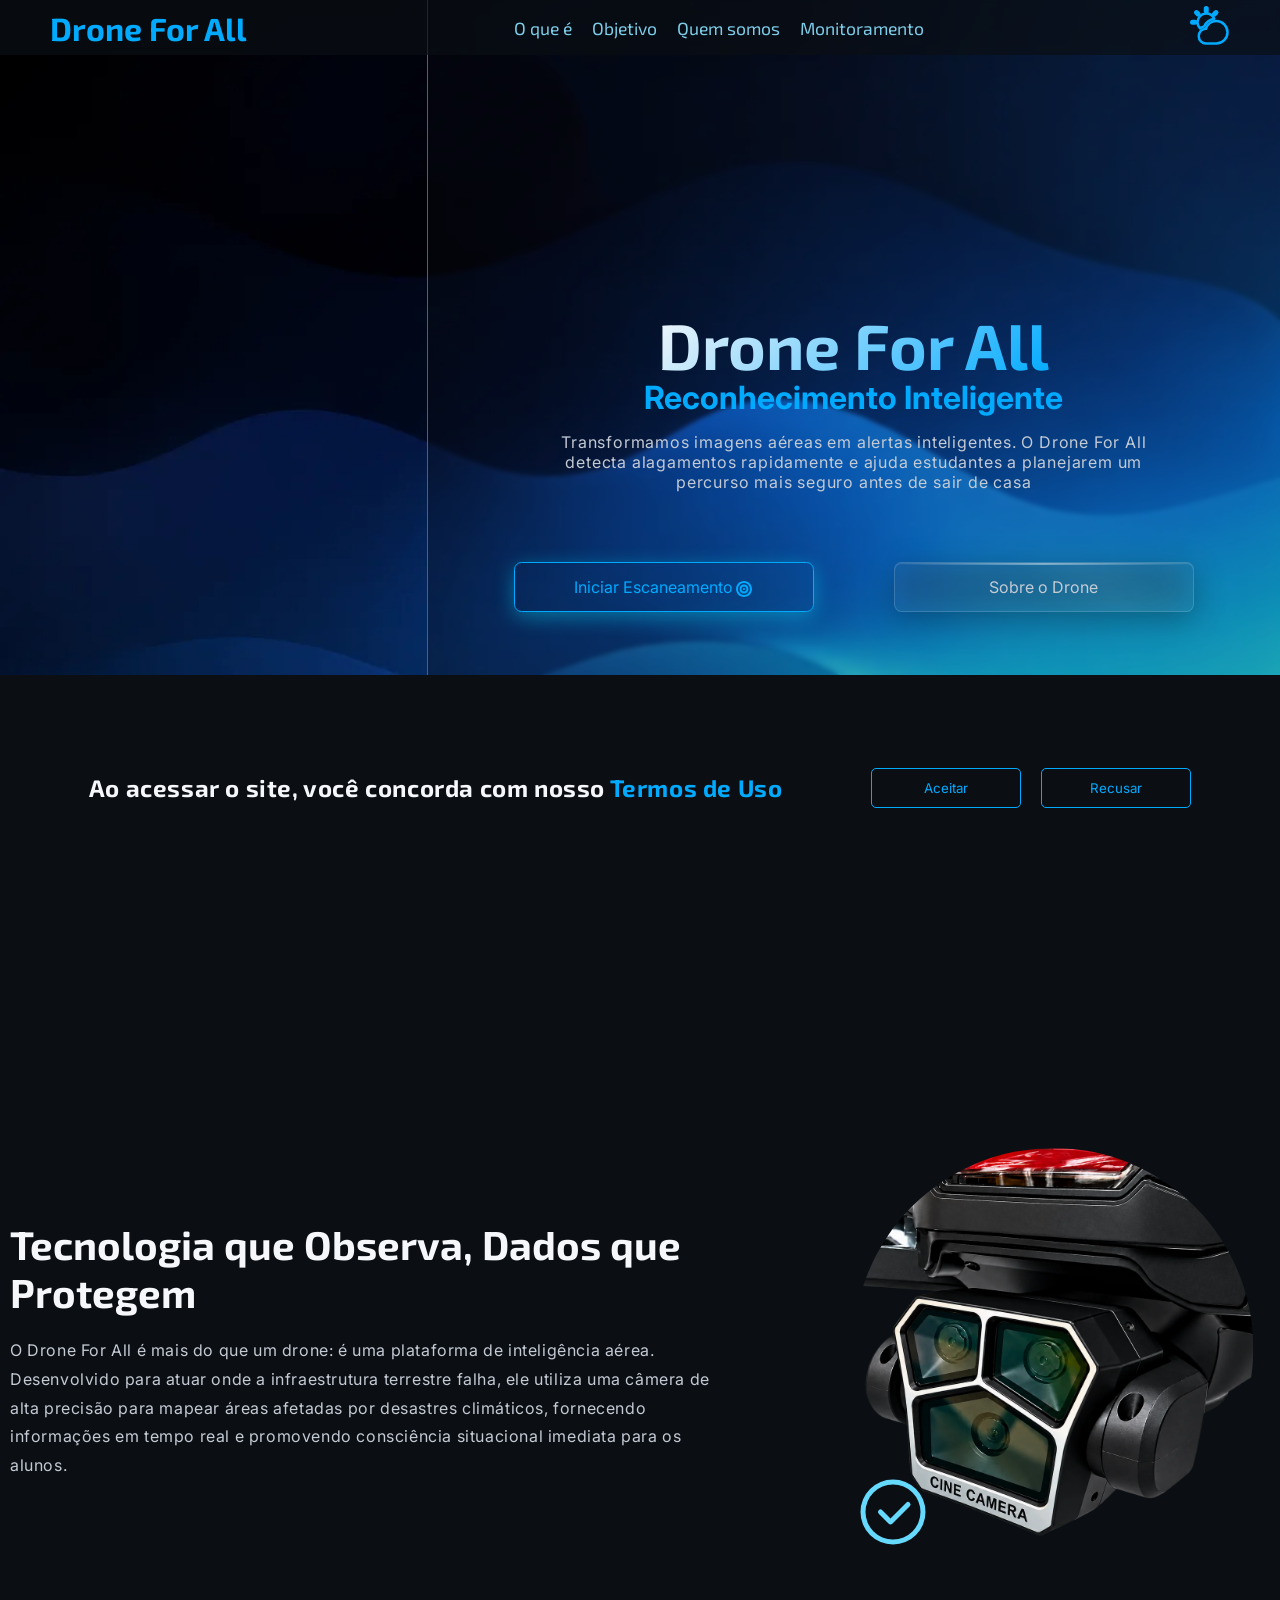
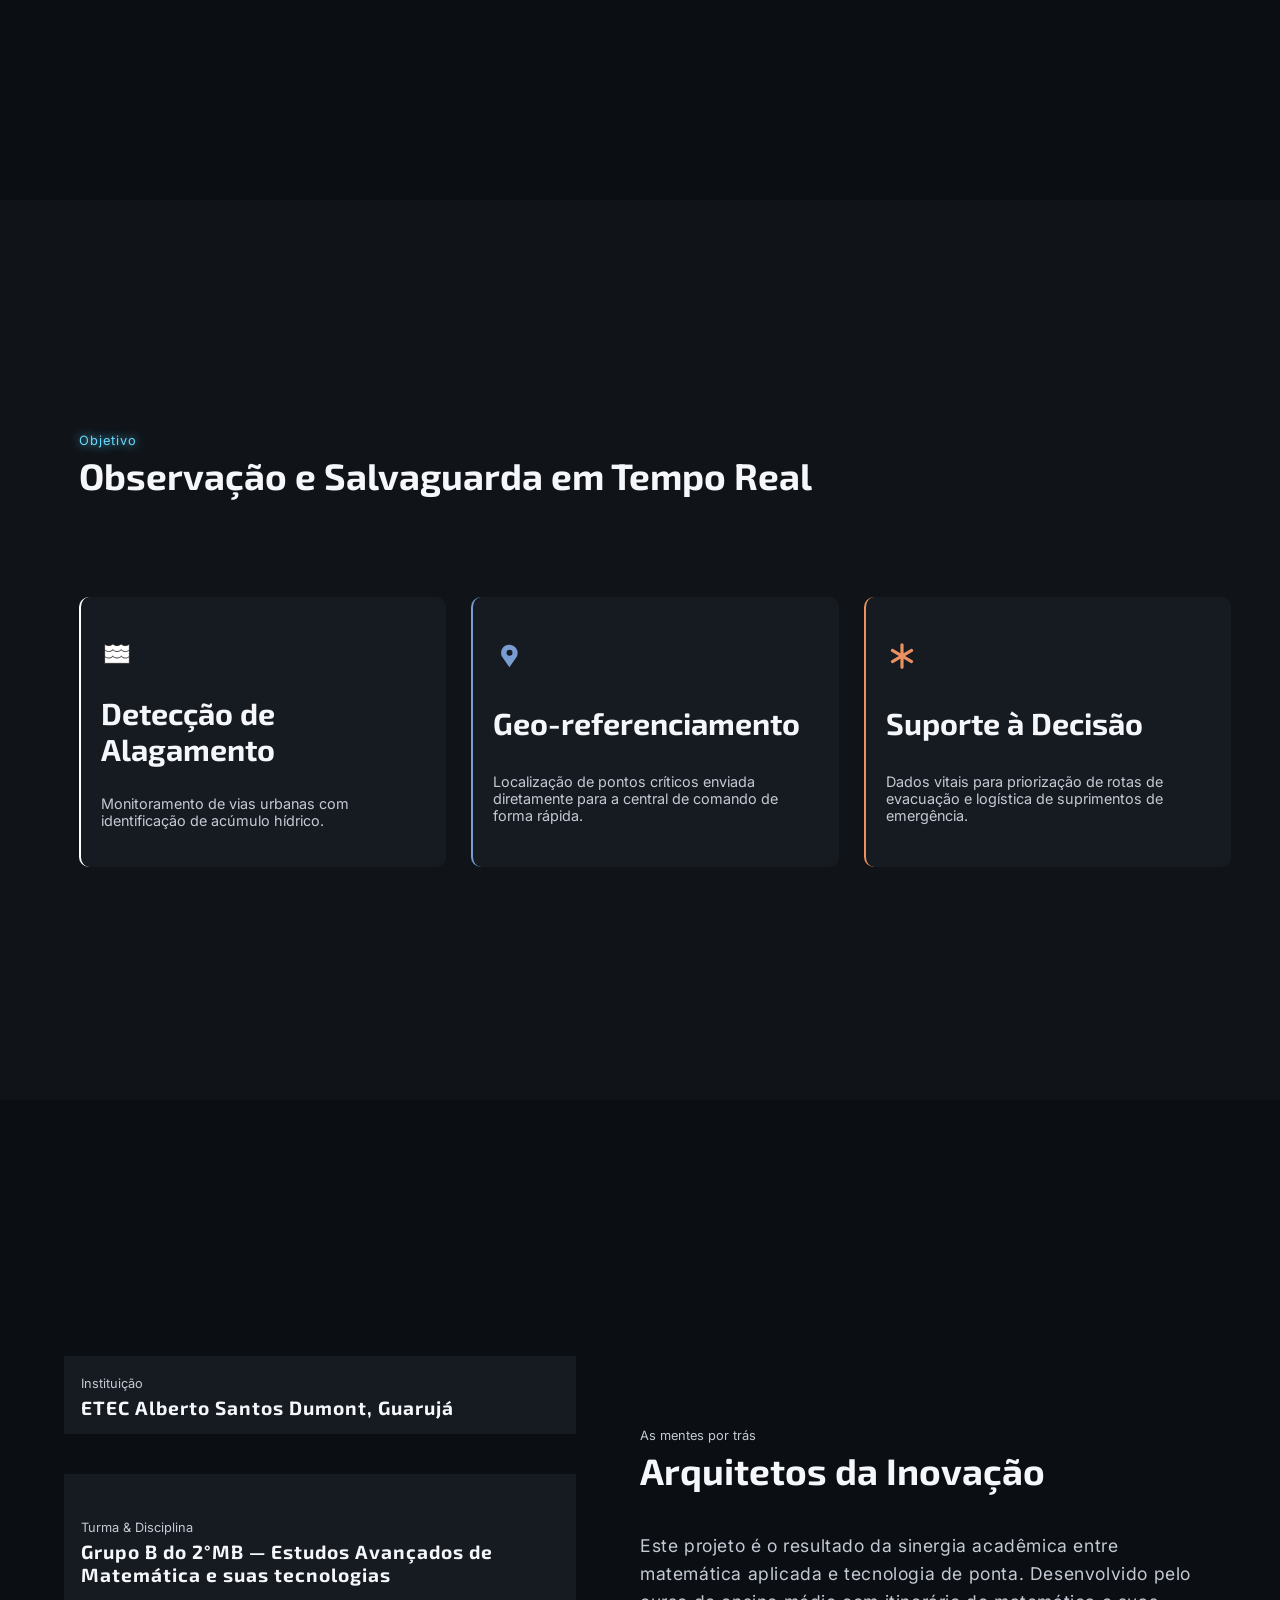
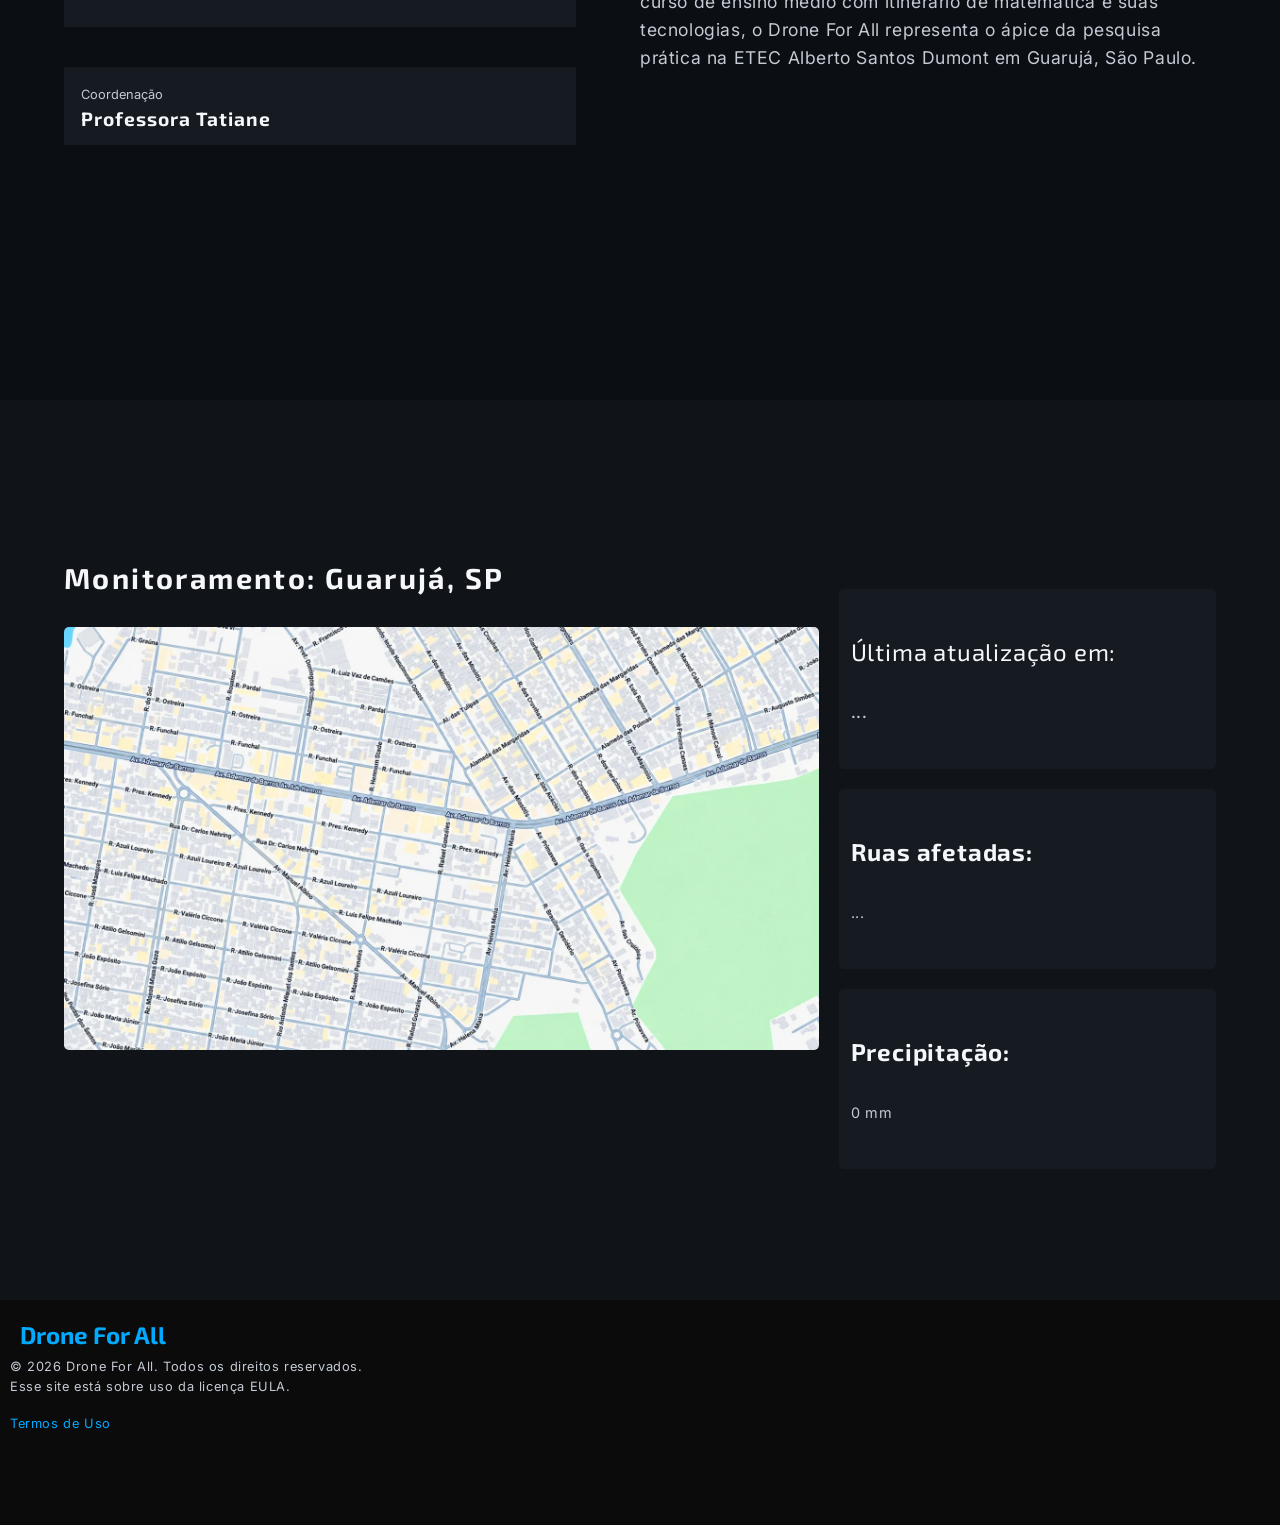
<file: index.html>
<!DOCTYPE html>
<html lang="pt-br">

<head>
    <meta charset="UTF-8">
    <meta http-equiv="X-UA-Compatible" content="IE=edge">
    <meta name="viewport" content="width=device-width, initial-scale=1.0">
    <meta name="author" content="Yuri Santos Brito">
    <meta name="description" content="site informativo e de exibição dos dados obtidos pelo Drone For All">
    <meta name="keywords"
        content="drone,tecnologia,previsao do tempo,alagamento,alerta de alagamento,drone for all,etec">
    <title>Drone For All</title>
    <link rel="stylesheet" href="style.css">
    <script src="script.js" defer></script>
    <link rel="shortcut icon" href="images/drone.svg" type="image/x-icon">
    <link rel="preconnect" href="https://fonts.googleapis.com">
    <link rel="preconnect" href="https://fonts.gstatic.com" crossorigin>
    <link href="https://fonts.googleapis.com/css2?family=Exo+2:ital,wght@0,100..900;1,100..900&display=swap"
        rel="stylesheet">
    <link rel="preconnect" href="https://fonts.googleapis.com">
    <link rel="preconnect" href="https://fonts.gstatic.com" crossorigin>
    <link
        href="https://fonts.googleapis.com/css2?family=Inter:ital,opsz,wght@0,14..32,100..900;1,14..32,100..900&display=swap"
        rel="stylesheet">
</head>

<body>

    <header>

        <h1>Drone For All</h1>

        <nav>
            <ul>
                <li><a href="#whatIs">O que é</a></li>
                <li><a href="#objective">Objetivo</a></li>
                <li><a href="#aboutUs">Quem somos</a></li>
                <li><a href="#monitoring">Monitoramento</a></li>
            </ul>
        </nav>

        <div id="icons">

            <a id="clima">
                <!-- sol e nuvem -->
                <svg id="Icons" style="enable-background:new 0 0 32 32;" version="1.1" viewBox="0 0 32 32"
                    xml:space="preserve" xmlns="http://www.w3.org/2000/svg" xmlns:xlink="http://www.w3.org/1999/xlink">

                    <!-- Raios do sol -->
                    <g fill="none" stroke="hsl(200,100%, 50%)" stroke-linecap="round" stroke-linejoin="round"
                        stroke-miterlimit="10" stroke-width="2">
                        <path d="M4,14H2c-0.6,0-1-0.4-1-1s0.4-1,1-1h2c0.6,0,1,0.4,1,1S4.6,14,4,14z" />
                        <path
                            d="M19.4,7.6c-0.3,0-0.5-0.1-0.7-0.3c-0.4-0.4-0.4-1,0-1.4l1.4-1.4c0.4-0.4,1-0.4,1.4,0s0.4,1,0,1.4l-1.4,1.4C19.9,7.5,19.6,7.6,19.4,7.6z" />
                        <path d="M13,5c-0.6,0-1-0.4-1-1V2c0-0.6,0.4-1,1-1s1,0.4,1,1v2C14,4.6,13.6,5,13,5z" />
                        <path
                            d="M6.6,7.6c-0.3,0-0.5-0.1-0.7-0.3L4.5,5.9c-0.4-0.4-0.4-1,0-1.4s1-0.4,1.4,0l1.4,1.4c0.4,0.4,0.4,1,0,1.4C7.1,7.5,6.9,7.6,6.6,7.6z" />
                    </g>

                    <!-- Nuvem -->
                    <path fill="none" stroke="hsl(200,100%, 50%)" stroke-linecap="round" stroke-linejoin="round"
                        stroke-miterlimit="10" stroke-width="2"
                        d="M21.1,30h-8.3C9.6,30,7,27.4,7,24.1c0-3.2,2.5-5.8,5.7-5.9c1.2-3.7,4.5-6.2,8.4-6.2c4.9,0,8.9,4,8.9,9S26,30,21.1,30z" />

                    <!-- Corpo do sol -->
                    <path fill="none" stroke="hsl(200,100%, 50%)" stroke-linecap="round" stroke-linejoin="round"
                        stroke-miterlimit="10" stroke-width="2"
                        d="M11.3,16.4c1.5-3.3,4.6-5.7,8.1-6.2C18.3,7.7,15.8,6,13,6c-3.9,0-7,3.1-7,7c0,1.9,0.8,3.6,2,4.9C9,17.2,10.1,16.6,11.3,16.4z" />
                </svg>
            </a>

            <button id="hamburger" aria-label="Menu" aria-expanded="false">
                <span></span>
                <span></span>
                <span></span>
            </button>

        </div>

    </header>

    <main>
        <div id="hero">

            <div id="threeD"></div>

            <div id="content-bg">
                <div id="content">

                    <h1><span>Drone For All</span><br>Reconhecimento Inteligente</h1>

                    <p>Transformamos imagens aéreas em alertas inteligentes. O Drone For All detecta alagamentos
                        rapidamente e
                        ajuda estudantes a planejarem um percurso mais seguro antes de sair de casa</p>

                    <div id="buttons">


                        <a id="scan-btn" href="#monitoring">Iniciar Escaneamento
                            <svg xmlns="http://www.w3.org/2000/svg" fill="hsl(200, 100%, 50%)"
                                viewBox="0 0 640 640"><!--!Font Awesome Free v7.3.1 by @fontawesome - https://fontawesome.com License - https://fontawesome.com/license/free Copyright 2026 Fonticons, Inc.-->
                                <path
                                    d="M512 320C512 214 426 128 320 128C214 128 128 214 128 320C128 426 214 512 320 512C426 512 512 426 512 320zM64 320C64 178.6 178.6 64 320 64C461.4 64 576 178.6 576 320C576 461.4 461.4 576 320 576C178.6 576 64 461.4 64 320zM320 400C364.2 400 400 364.2 400 320C400 275.8 364.2 240 320 240C275.8 240 240 275.8 240 320C240 364.2 275.8 400 320 400zM320 176C399.5 176 464 240.5 464 320C464 399.5 399.5 464 320 464C240.5 464 176 399.5 176 320C176 240.5 240.5 176 320 176zM288 320C288 302.3 302.3 288 320 288C337.7 288 352 302.3 352 320C352 337.7 337.7 352 320 352C302.3 352 288 337.7 288 320z" />
                            </svg></a>

                        <a id="about-btn" href="#whatIs">Sobre o Drone</a>
                    </div>
                </div>
            </div>



        </div>

        <section id="whatIs">

            <div id="items">

                <div id="text">
                    <h1>Tecnologia que Observa, Dados que Protegem</h1>

                    <p>O Drone For All é mais do que um drone: é uma plataforma de inteligência aérea. Desenvolvido para
                        atuar
                        onde a infraestrutura terrestre falha, ele utiliza uma câmera de alta precisão para mapear áreas
                        afetadas por desastres climáticos, fornecendo informações em tempo real e promovendo consciência
                        situacional imediata para os alunos.</p>
                </div>

                <div id="imgs">
                    <img id="camera" src="images/camera_drone.webp" alt="câmera do drone">

                    <?xml version="1.0" ?><svg id="check-icon" viewBox="0 0 32 32" xmlns="http://www.w3.org/2000/svg">
                        <defs>
                            <style>
                                .check-frame {
                                    fill: none;
                                }
                            </style>
                        </defs>
                        <title />
                        <g data-name="Layer 2" id="Layer_2">
                            <path
                                d="M15,21a1,1,0,0,1-.71-.29l-4-4a1,1,0,0,1,1.42-1.42L15,18.59l6.29-6.3a1,1,0,0,1,1.42,1.42l-7,7A1,1,0,0,1,15,21Z" />
                            <path
                                d="M16,29A13,13,0,1,1,29,16,13,13,0,0,1,16,29ZM16,5A11,11,0,1,0,27,16,11,11,0,0,0,16,5Z" />
                        </g>
                        <g id="frame">
                            <rect class="check-frame" height="32" width="32" />
                        </g>
                    </svg>

                </div>

            </div>

        </section>

        <section id="objective">

            <div id="flex">

                <div id="title">

                    <p>Objetivo</p>

                    <h1>Observação e Salvaguarda em Tempo Real</h1>

                </div>

                <div id="cards">

                    <div class="card" style="--fill: #fff;">

                        <svg xmlns="http://www.w3.org/2000/svg" viewBox="0 0 1920 1920">
                            <style>
                                fill:#000;

                                .st0 {
                                    fill: rgba(0, 0, 0, 0)
                                }

                                .st1 {
                                    fill: none;
                                    stroke: #231f20;
                                    stroke-width: 50;
                                    stroke-linecap: round;
                                    stroke-linejoin: round;
                                    stroke-miterlimit: 10
                                }

                                ;
                            </style>
                            <path class="st0"
                                d="M1703.5 1282.8l-.4 420.2H215.7v-421c137 137 359.1 137 496.1 0h.1c137 137 359.1 137 496.1 0h.1c136.8 136.8 358.3 137.1 495.4.8zM1208.2 893c-137.1 137-359.2 137-496.2 0h-.1c-137 137-359.1 137-496.1 0v389.1c137 137 359.1 137 496.1 0h.1c137 137 359.1 137 496.1 0h.1c136.7 136.7 358.3 137 495.3.8l.4-389.5c-137 136.6-358.9 136.5-495.7-.4zm0-357.8c-137.1 137-359.2 137-496.2 0h-.1c-137 137-359.1 137-496.1 0V893c137 137 359.1 137 496.1 0h.1c137 137 359.1 137 496.1 0h.1c136.9 136.9 358.7 137 495.8.4l.4-358.2c-137.1 137-359.2 137-496.2 0z"
                                id="Layer_4" />
                            <g id="STROKES">
                                <path class="st1"
                                    d="M711.8 535.2c-137 137-359.1 137-496.1 0v1167.9H1703l.4-420.2.4-389.5.4-358.2c-137 137-359.1 137-496.1 0" />
                                <path class="st1" d="M1208.1 535.2c-137 137-359.1 137-496.1 0" />
                                <path class="st1" d="M711.8 893c-137 137-359.1 137-496.1 0" />
                                <path class="st1" d="M1208.1 893c-137 137-359.1 137-496.1 0" />
                                <path class="st1" d="M1704.3 893l-.4.4c-137 136.6-358.9 136.5-495.8-.4" />
                                <path class="st1" d="M711.8 1282.1c-137 137-359.1 137-496.1 0" />
                                <path class="st1" d="M1208.1 1282.1c-137 137-359.1 137-496.1 0" />
                                <path class="st1" d="M1704.3 1282.1l-.8.8c-137.1 136.2-358.6 136-495.3-.8" />
                            </g>
                        </svg>

                        <h1>Detecção de Alagamento</h1>

                        <p>Monitoramento de vias urbanas com identificação de acúmulo hídrico.</p>

                    </div>

                    <div class="card" style="--fill: hsl(216, 49%, 65%);">

                        <?xml version="1.0" ?><svg viewBox="0 0 48 48" xmlns="http://www.w3.org/2000/svg"
                            xmlns:xlink="http://www.w3.org/1999/xlink">
                            <defs>
                                <style>
                                    .cls-1 {
                                        fill: var(--fill);
                                    }
                                </style>
                            </defs>
                            <title />
                            <g id="icons">
                                <g data-name="Layer 3" id="Layer_3">
                                    <path class="cls-1"
                                        d="M18.72,8.31a10.79,10.79,0,0,0-5.17,5.24A12.74,12.74,0,0,0,14.7,26.81l9.93,14.25,9.92-14.25A12.33,12.33,0,0,0,37,19.36C37,10.6,28,4,18.72,8.31Zm6.08,15.2A4.51,4.51,0,1,1,29.3,19,4.51,4.51,0,0,1,24.8,23.51Z" />
                                </g>
                            </g>
                        </svg>

                        <h1>Geo-referenciamento</h1>

                        <p>Localização de pontos críticos enviada diretamente para a central de comando de forma rápida.
                        </p>

                    </div>

                    <div class="card" style="--fill: #EA915F;">

                        <svg xmlns="http://www.w3.org/2000/svg"
                            viewBox="0 0 640 640"><!--!Font Awesome Free v7.3.1 by @fontawesome - https://fontawesome.com License - https://fontawesome.com/license/free Copyright 2026 Fonticons, Inc.-->
                            <path
                                d="M320 64C337.7 64 352 78.3 352 96L352 264.6L496 181.5C511.3 172.7 530.9 177.9 539.7 193.2C548.5 208.5 543.3 228.1 528 236.9L384 320L528 403.1C543.3 411.9 548.6 431.5 539.7 446.8C530.8 462.1 511.3 467.4 496 458.5L352 375.4L352 544C352 561.7 337.7 576 320 576C302.3 576 288 561.7 288 544L288 375.4L144 458.5C128.7 467.3 109.1 462.1 100.3 446.8C91.5 431.5 96.7 412 112 403.1L256 320L112 236.9C96.7 228 91.5 208.5 100.3 193.1C109.1 177.7 128.7 172.6 144 181.4L288 264.6L288 96C288 78.3 302.3 64 320 64z" />
                        </svg>

                        <h1>Suporte à Decisão</h1>

                        <p>Dados vitais para priorização de rotas de evacuação e logística de suprimentos de emergência.
                        </p>

                    </div>
                </div>

            </div>


        </section>

        <section id="aboutUs">

            <div id="container">

                <div id="group">

                    <div class="card">

                        <p class="label">Instituição</p>

                        <h3>ETEC Alberto Santos Dumont, Guarujá</h3>

                    </div>

                    <div class="card">

                        <p class="label">Turma & Disciplina</p>

                        <h3>Grupo B do 2°MB — Estudos Avançados de Matemática e suas tecnologias</h3>
                    </div>

                    <div class="card">

                        <p class="label">Coordenação</p>

                        <h3>Professora Tatiane</h3>
                    </div>
                </div>


            </div>

            <div id="content">

                <p class="label">As mentes por trás</p>

                <h1>Arquitetos da Inovação</h1>

                <p id="description">Este projeto é o resultado da sinergia acadêmica entre matemática aplicada e
                    tecnologia de ponta.
                    Desenvolvido pelo curso de ensino médio com itinerário de matemática e suas tecnologias, o Drone For
                    All representa o ápice da pesquisa prática na ETEC Alberto Santos Dumont em Guarujá, São Paulo.</p>
            </div>

        </section>

        <section id="monitoring">

            <div id="grid">

                <div id="box">

                    <h2>Monitoramento: <address>Guarujá, SP</address>
                    </h2>

                    <img src="images/ruas.webp" alt="Mapa das ruas de Guarujá com pontos de alagamento">

                </div>

                <div id="card-box">

                    <div class="card">

                        <p class="label">Última atualização em:</p>

                        <h2 class="text"><time datetime="">...</time></h2>

                    </div>

                    <div class="card">

                        <h2 class="label">Ruas afetadas:</h2>

                        <ul id="ruas">
                            <li>
                                <p class="text">...</p>
                            </li>
                        </ul>

                    </div>

                    <div class="card">

                        <h2 class="label">Precipitação:</h2>
                        <p class="text">0 mm</p>

                    </div>

                </div>
            </div>

        </section>
    </main>

    <div id="termos" data-ativo="none">

        <h2>Ao acessar o site, você concorda com nosso <a href="pages/license.html" target="_blank">Termos de Uso</a>
        </h2>

        <div id="btns">

            <button id="accept">Aceitar</button>

            <button id="decline">Recusar</button>

        </div>
    </div>

    <footer>

        <h3>Drone For All</h3>

        <p id="copyright">&copy; 2026 Drone For All. Todos os direitos reservados.</p>

        <p>Esse site está sobre uso da licença <abbr title="End User License Agreement">EULA</abbr>.</p>

        <a href="pages/license.html" target="_blank">Termos de Uso</a>

    </footer>

</body>

</html>
</file>
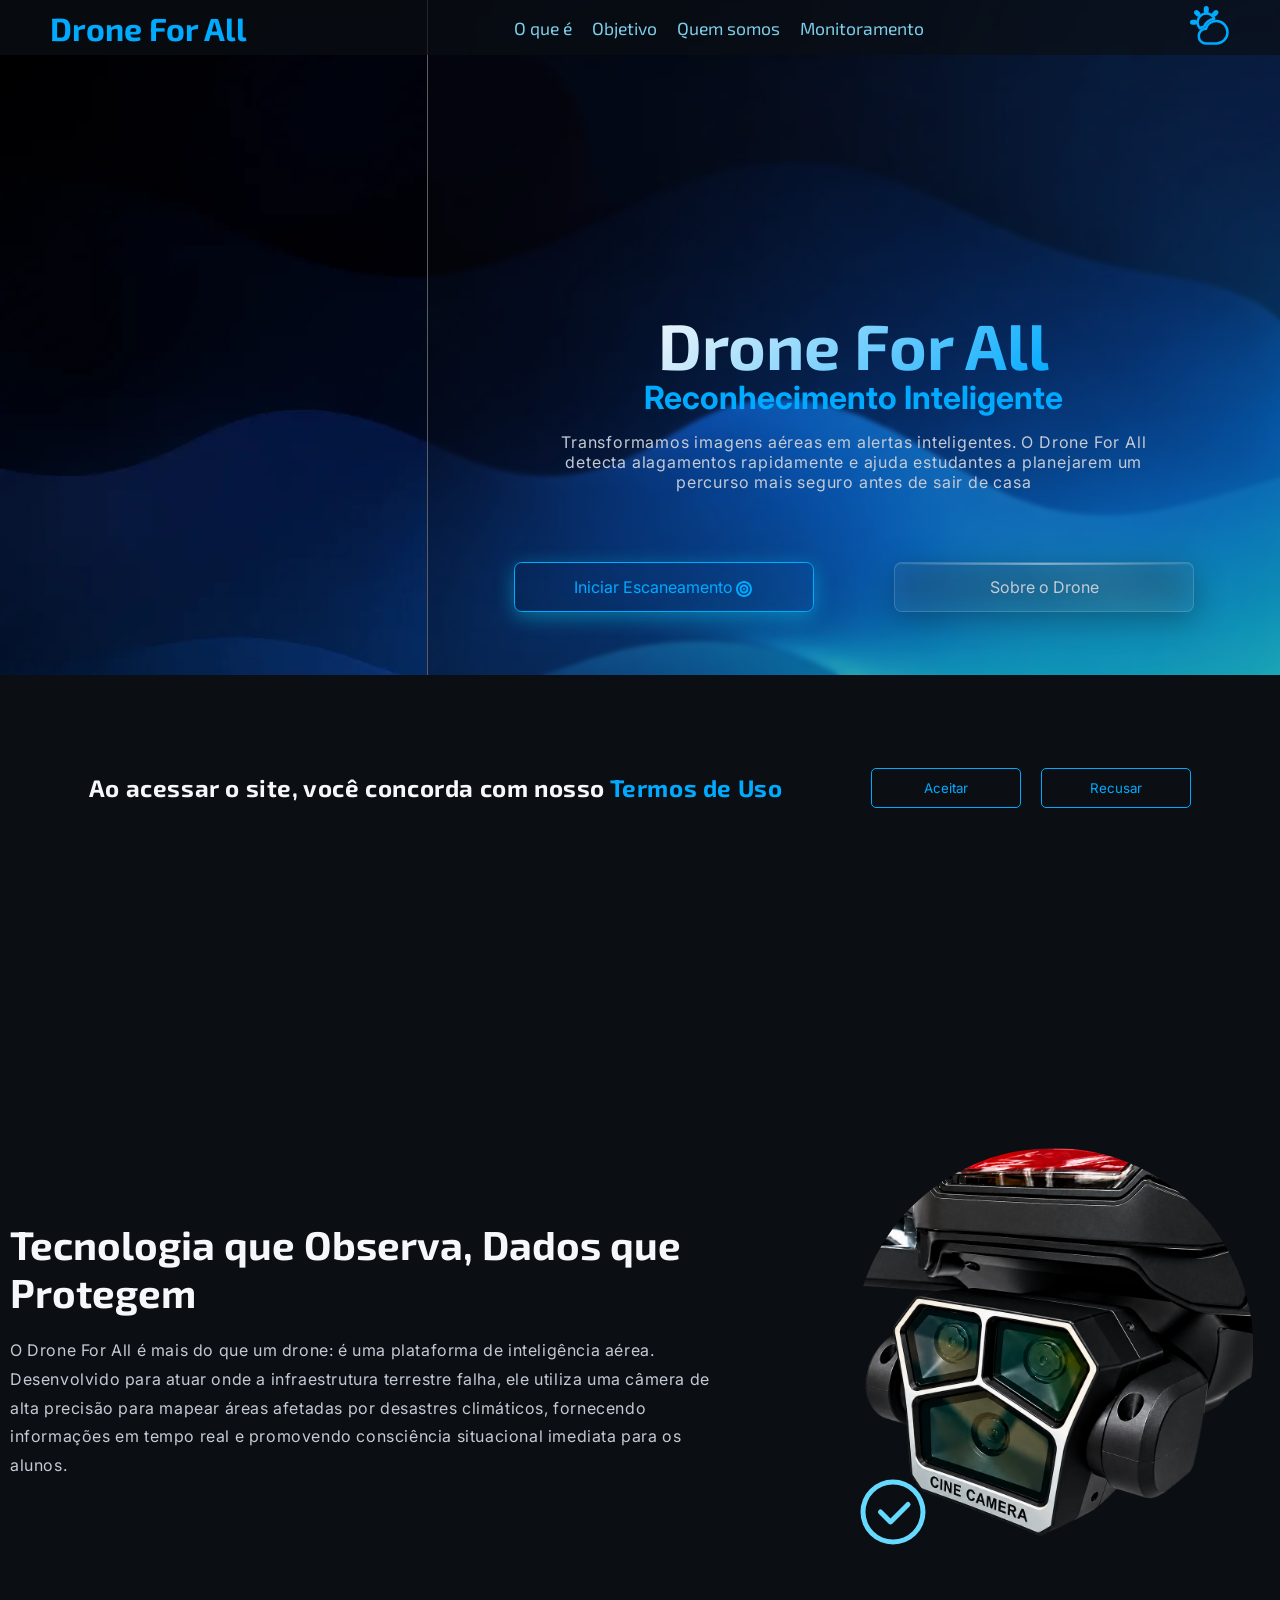
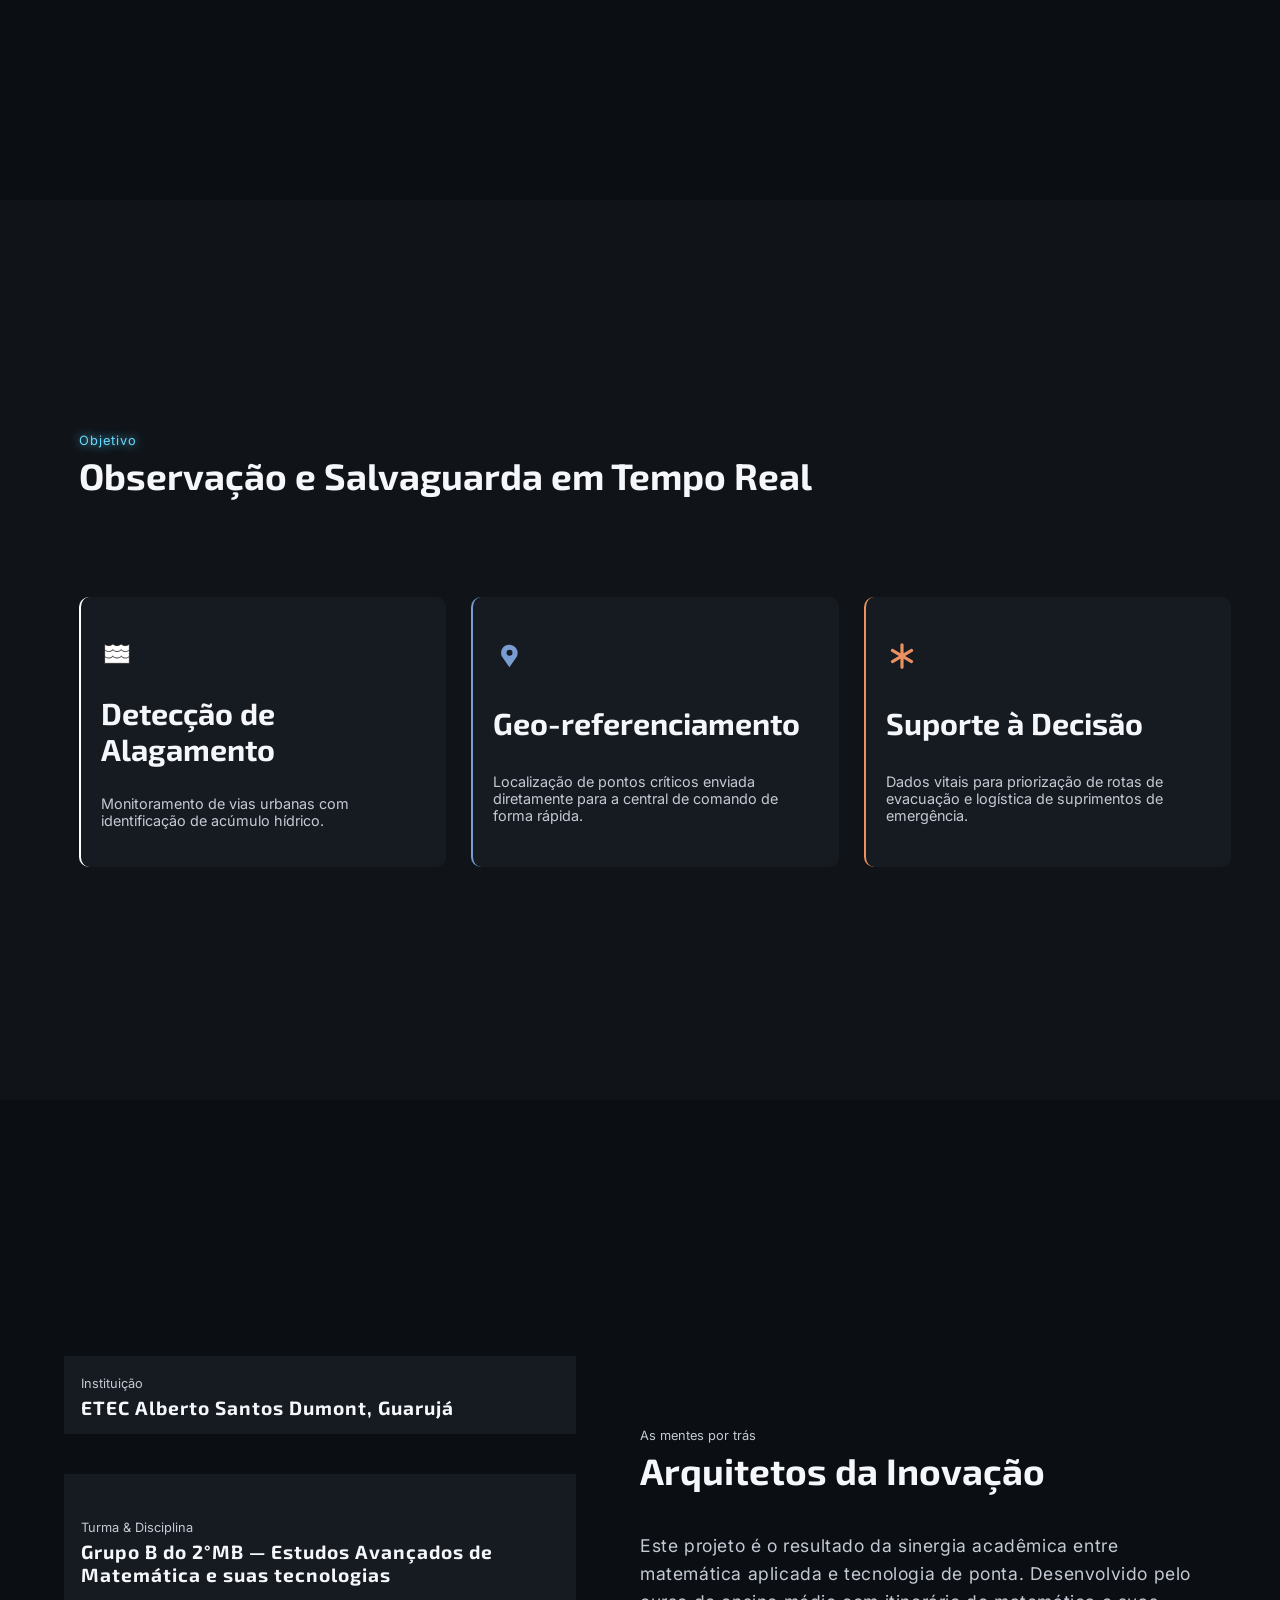
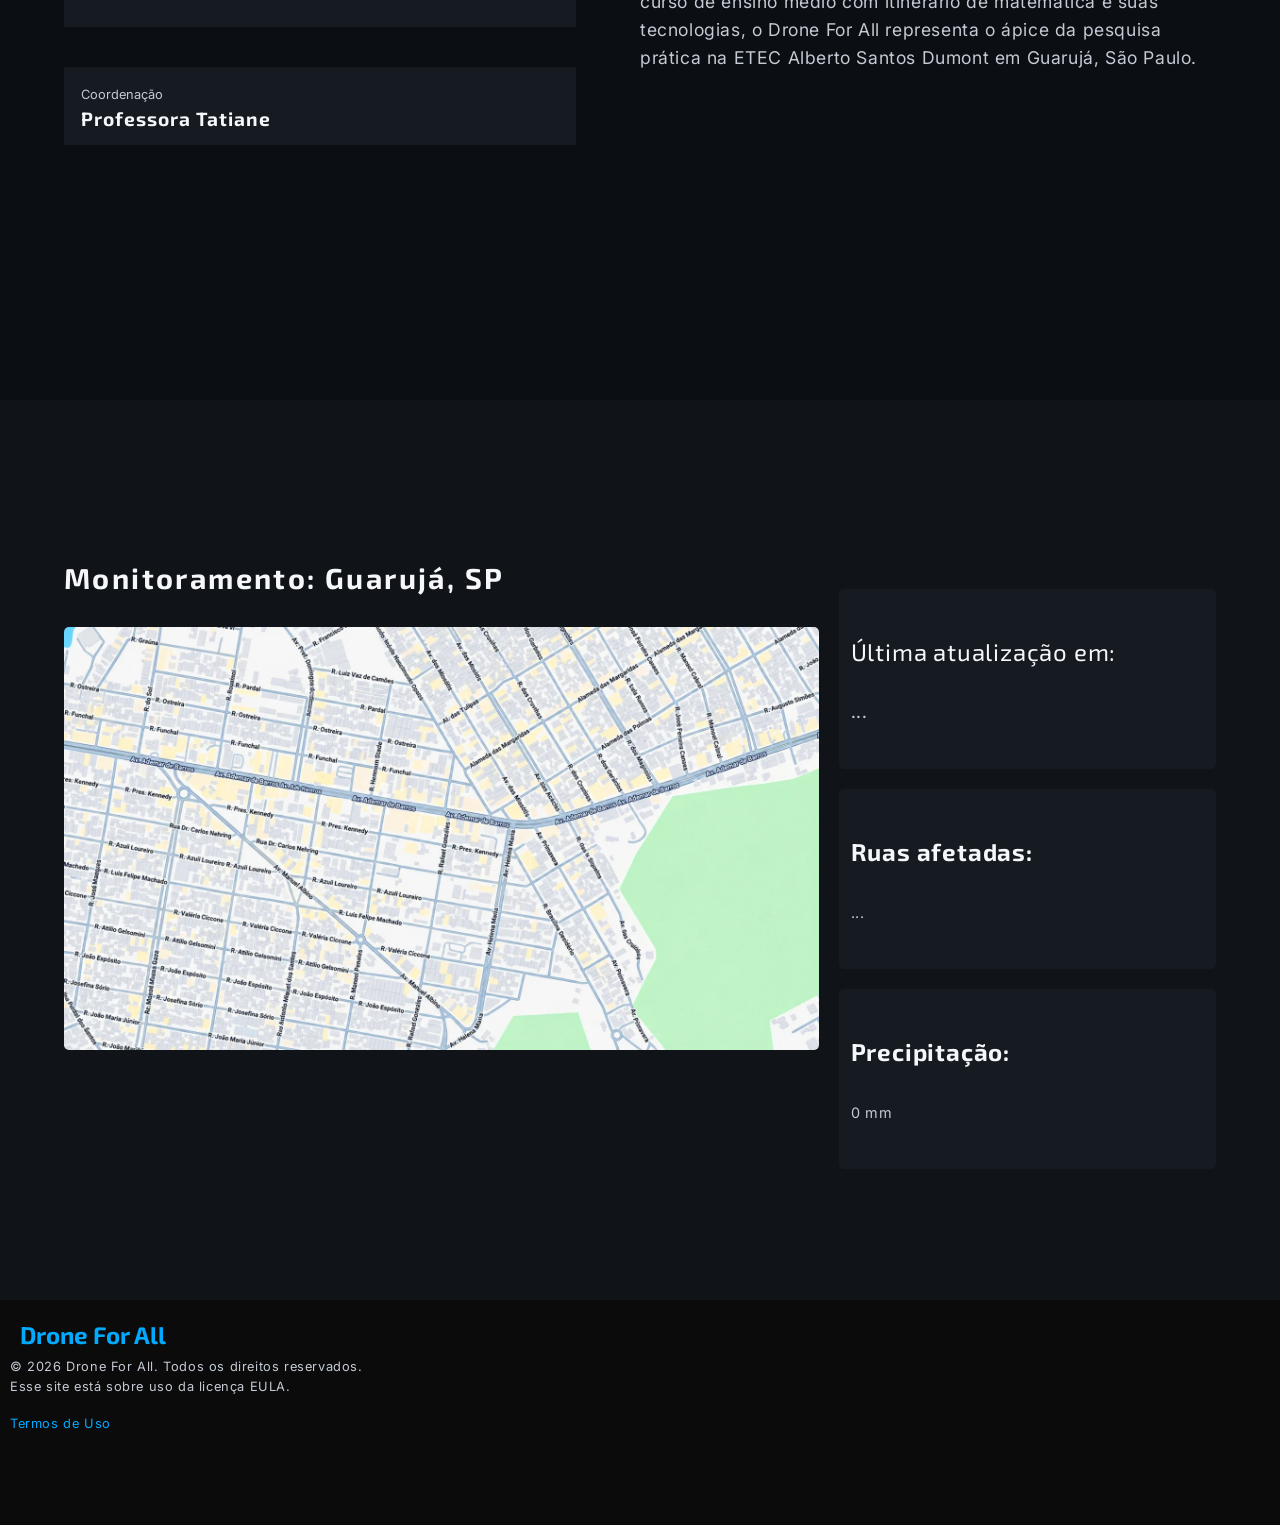
<file: interface/index.html>
<!DOCTYPE html>
<html lang="pt-br">

<head>
    <meta charset="UTF-8">
    <meta http-equiv="X-UA-Compatible" content="IE=edge">
    <meta name="viewport" content="width=device-width, initial-scale=1.0">
    <meta name="author" content="Yuri Santos Brito">
    <meta name="description" content="site informativo e de exibição dos dados obtidos pelo Drone For All">
    <meta name="keywords"
        content="drone,tecnologia,previsao do tempo,alagamento,alerta de alagamento,drone for all,etec">
    <title>Drone For All</title>
    <link rel="stylesheet" href="style.css">
    <script src="script.js" defer></script>
    <link rel="shortcut icon" href="images/drone_sem_fundo.png" type="image/x-icon">
    <link rel="preconnect" href="https://fonts.googleapis.com">
    <link rel="preconnect" href="https://fonts.gstatic.com" crossorigin>
    <link href="https://fonts.googleapis.com/css2?family=Exo+2:ital,wght@0,100..900;1,100..900&display=swap"
        rel="stylesheet">
    <link rel="preconnect" href="https://fonts.googleapis.com">
    <link rel="preconnect" href="https://fonts.gstatic.com" crossorigin>
    <link
        href="https://fonts.googleapis.com/css2?family=Inter:ital,opsz,wght@0,14..32,100..900;1,14..32,100..900&display=swap"
        rel="stylesheet">
</head>

<body>

    <header>

        <h1>Drone For All</h1>

        <nav>
            <ul>
                <li><a href="#whatIs">O que é</a></li>
                <li><a href="#objective">Objetivo</a></li>
                <li><a href="#aboutUs">Quem somos</a></li>
                <li><a href="#monitoring">Monitoramento</a></li>
            </ul>
        </nav>

        <div id="icons">

            <a id="clima">
                <!-- sol e nuvem -->
                <svg id="Icons" style="enable-background:new 0 0 32 32;" version="1.1" viewBox="0 0 32 32"
                    xml:space="preserve" xmlns="http://www.w3.org/2000/svg" xmlns:xlink="http://www.w3.org/1999/xlink">

                    <!-- Raios do sol -->
                    <g fill="none" stroke="hsl(200,100%, 50%)" stroke-linecap="round" stroke-linejoin="round"
                        stroke-miterlimit="10" stroke-width="2">
                        <path d="M4,14H2c-0.6,0-1-0.4-1-1s0.4-1,1-1h2c0.6,0,1,0.4,1,1S4.6,14,4,14z" />
                        <path
                            d="M19.4,7.6c-0.3,0-0.5-0.1-0.7-0.3c-0.4-0.4-0.4-1,0-1.4l1.4-1.4c0.4-0.4,1-0.4,1.4,0s0.4,1,0,1.4l-1.4,1.4C19.9,7.5,19.6,7.6,19.4,7.6z" />
                        <path d="M13,5c-0.6,0-1-0.4-1-1V2c0-0.6,0.4-1,1-1s1,0.4,1,1v2C14,4.6,13.6,5,13,5z" />
                        <path
                            d="M6.6,7.6c-0.3,0-0.5-0.1-0.7-0.3L4.5,5.9c-0.4-0.4-0.4-1,0-1.4s1-0.4,1.4,0l1.4,1.4c0.4,0.4,0.4,1,0,1.4C7.1,7.5,6.9,7.6,6.6,7.6z" />
                    </g>

                    <!-- Nuvem -->
                    <path fill="none" stroke="hsl(200,100%, 50%)" stroke-linecap="round" stroke-linejoin="round"
                        stroke-miterlimit="10" stroke-width="2"
                        d="M21.1,30h-8.3C9.6,30,7,27.4,7,24.1c0-3.2,2.5-5.8,5.7-5.9c1.2-3.7,4.5-6.2,8.4-6.2c4.9,0,8.9,4,8.9,9S26,30,21.1,30z" />

                    <!-- Corpo do sol -->
                    <path fill="none" stroke="hsl(200,100%, 50%)" stroke-linecap="round" stroke-linejoin="round"
                        stroke-miterlimit="10" stroke-width="2"
                        d="M11.3,16.4c1.5-3.3,4.6-5.7,8.1-6.2C18.3,7.7,15.8,6,13,6c-3.9,0-7,3.1-7,7c0,1.9,0.8,3.6,2,4.9C9,17.2,10.1,16.6,11.3,16.4z" />
                </svg>
            </a>

        </div>

    </header>

    <main>
        <div id="hero">

            <div id="3d"></div>

            <div id="content-bg">
                <div id="content">

                    <h1><span>Drone For All</span><br>Reconhecimento Inteligente</h1>

                    <p>Transformamos imagens aéreas em alertas inteligentes. O Drone For All detecta alagamentos
                        rapidamente e
                        ajuda estudantes a planejarem um percurso mais seguro antes de sair de casa</p>

                    <div id="buttons">


                        <a id="scan-btn" href="#monitoring">Iniciar Escaneamento
                            <svg xmlns="http://www.w3.org/2000/svg" fill="hsl(200, 100%, 50%)"
                                viewBox="0 0 640 640"><!--!Font Awesome Free v7.3.1 by @fontawesome - https://fontawesome.com License - https://fontawesome.com/license/free Copyright 2026 Fonticons, Inc.-->
                                <path
                                    d="M512 320C512 214 426 128 320 128C214 128 128 214 128 320C128 426 214 512 320 512C426 512 512 426 512 320zM64 320C64 178.6 178.6 64 320 64C461.4 64 576 178.6 576 320C576 461.4 461.4 576 320 576C178.6 576 64 461.4 64 320zM320 400C364.2 400 400 364.2 400 320C400 275.8 364.2 240 320 240C275.8 240 240 275.8 240 320C240 364.2 275.8 400 320 400zM320 176C399.5 176 464 240.5 464 320C464 399.5 399.5 464 320 464C240.5 464 176 399.5 176 320C176 240.5 240.5 176 320 176zM288 320C288 302.3 302.3 288 320 288C337.7 288 352 302.3 352 320C352 337.7 337.7 352 320 352C302.3 352 288 337.7 288 320z" />
                            </svg></a>

                        <a id="about-btn" href="#whatIs">Sobre o Drone</a>
                    </div>
                </div>
            </div>



        </div>

        <section id="whatIs">

            <div id="items">

                <div id="text">
                    <h1>Tecnologia que Observa, Dados que Protegem</h1>

                    <p>O Drone For All é mais do que um drone: é uma plataforma de inteligência aérea. Desenvolvido para
                        atuar
                        onde a infraestrutura terrestre falha, ele utiliza uma câmera de alta precisão para mapear áreas
                        afetadas por desastres climáticos, fornecendo informações em tempo real e promovendo consciência
                        situacional imediata para os alunos.</p>
                </div>

                <div id="imgs">
                    <img id="camera" src="images/camera_drone.webp" alt="câmera do drone">

                    <?xml version="1.0" ?><svg id="check-icon" viewBox="0 0 32 32" xmlns="http://www.w3.org/2000/svg">
                        <defs>
                            <style>
                                .check-frame {
                                    fill: none;
                                }
                            </style>
                        </defs>
                        <title />
                        <g data-name="Layer 2" id="Layer_2">
                            <path
                                d="M15,21a1,1,0,0,1-.71-.29l-4-4a1,1,0,0,1,1.42-1.42L15,18.59l6.29-6.3a1,1,0,0,1,1.42,1.42l-7,7A1,1,0,0,1,15,21Z" />
                            <path
                                d="M16,29A13,13,0,1,1,29,16,13,13,0,0,1,16,29ZM16,5A11,11,0,1,0,27,16,11,11,0,0,0,16,5Z" />
                        </g>
                        <g id="frame">
                            <rect class="check-frame" height="32" width="32" />
                        </g>
                    </svg>

                </div>

            </div>

        </section>

        <section id="objective">

            <div id="flex">

                <div id="title">

                    <p>Objetivo</p>

                    <h1>Observação e Salvaguarda em Tempo Real</h1>

                </div>

                <div id="cards">

                    <div class="card" style="--fill: #fff;">

                        <svg xmlns="http://www.w3.org/2000/svg" viewBox="0 0 1920 1920">
                            <style>
                                fill:#000;

                                .st0 {
                                    fill: rgba(0, 0, 0, 0)
                                }

                                .st1 {
                                    fill: none;
                                    stroke: #231f20;
                                    stroke-width: 50;
                                    stroke-linecap: round;
                                    stroke-linejoin: round;
                                    stroke-miterlimit: 10
                                }

                                ;
                            </style>
                            <path class="st0"
                                d="M1703.5 1282.8l-.4 420.2H215.7v-421c137 137 359.1 137 496.1 0h.1c137 137 359.1 137 496.1 0h.1c136.8 136.8 358.3 137.1 495.4.8zM1208.2 893c-137.1 137-359.2 137-496.2 0h-.1c-137 137-359.1 137-496.1 0v389.1c137 137 359.1 137 496.1 0h.1c137 137 359.1 137 496.1 0h.1c136.7 136.7 358.3 137 495.3.8l.4-389.5c-137 136.6-358.9 136.5-495.7-.4zm0-357.8c-137.1 137-359.2 137-496.2 0h-.1c-137 137-359.1 137-496.1 0V893c137 137 359.1 137 496.1 0h.1c137 137 359.1 137 496.1 0h.1c136.9 136.9 358.7 137 495.8.4l.4-358.2c-137.1 137-359.2 137-496.2 0z"
                                id="Layer_4" />
                            <g id="STROKES">
                                <path class="st1"
                                    d="M711.8 535.2c-137 137-359.1 137-496.1 0v1167.9H1703l.4-420.2.4-389.5.4-358.2c-137 137-359.1 137-496.1 0" />
                                <path class="st1" d="M1208.1 535.2c-137 137-359.1 137-496.1 0" />
                                <path class="st1" d="M711.8 893c-137 137-359.1 137-496.1 0" />
                                <path class="st1" d="M1208.1 893c-137 137-359.1 137-496.1 0" />
                                <path class="st1" d="M1704.3 893l-.4.4c-137 136.6-358.9 136.5-495.8-.4" />
                                <path class="st1" d="M711.8 1282.1c-137 137-359.1 137-496.1 0" />
                                <path class="st1" d="M1208.1 1282.1c-137 137-359.1 137-496.1 0" />
                                <path class="st1" d="M1704.3 1282.1l-.8.8c-137.1 136.2-358.6 136-495.3-.8" />
                            </g>
                        </svg>

                        <h1>Detecção de Alagamento</h1>

                        <p>Monitoramento de vias urbanas com identificação de acúmulo hídrico.</p>

                    </div>

                    <div class="card" style="--fill: hsl(216, 49%, 65%);">

                        <?xml version="1.0" ?><svg viewBox="0 0 48 48" xmlns="http://www.w3.org/2000/svg"
                            xmlns:xlink="http://www.w3.org/1999/xlink">
                            <defs>
                                <style>
                                    .cls-1 {
                                        fill: var(--fill);
                                    }
                                </style>
                            </defs>
                            <title />
                            <g id="icons">
                                <g data-name="Layer 3" id="Layer_3">
                                    <path class="cls-1"
                                        d="M18.72,8.31a10.79,10.79,0,0,0-5.17,5.24A12.74,12.74,0,0,0,14.7,26.81l9.93,14.25,9.92-14.25A12.33,12.33,0,0,0,37,19.36C37,10.6,28,4,18.72,8.31Zm6.08,15.2A4.51,4.51,0,1,1,29.3,19,4.51,4.51,0,0,1,24.8,23.51Z" />
                                </g>
                            </g>
                        </svg>

                        <h1>Geo-referenciamento</h1>

                        <p>Localização de pontos críticos enviada diretamente para a central de comando de forma rápida.
                        </p>

                    </div>

                    <div class="card" style="--fill: #EA915F;">

                        <svg xmlns="http://www.w3.org/2000/svg"
                            viewBox="0 0 640 640"><!--!Font Awesome Free v7.3.1 by @fontawesome - https://fontawesome.com License - https://fontawesome.com/license/free Copyright 2026 Fonticons, Inc.-->
                            <path
                                d="M320 64C337.7 64 352 78.3 352 96L352 264.6L496 181.5C511.3 172.7 530.9 177.9 539.7 193.2C548.5 208.5 543.3 228.1 528 236.9L384 320L528 403.1C543.3 411.9 548.6 431.5 539.7 446.8C530.8 462.1 511.3 467.4 496 458.5L352 375.4L352 544C352 561.7 337.7 576 320 576C302.3 576 288 561.7 288 544L288 375.4L144 458.5C128.7 467.3 109.1 462.1 100.3 446.8C91.5 431.5 96.7 412 112 403.1L256 320L112 236.9C96.7 228 91.5 208.5 100.3 193.1C109.1 177.7 128.7 172.6 144 181.4L288 264.6L288 96C288 78.3 302.3 64 320 64z" />
                        </svg>

                        <h1>Suporte à Decisão</h1>

                        <p>Dados vitais para priorização de rotas de evacuação e logística de suprimentos de emergência.
                        </p>

                    </div>
                </div>

            </div>


        </section>

        <section id="aboutUs">

            <div id="container">

                <div id="group">

                    <div class="card">

                        <p class="label">Instituição</p>

                        <h3>ETEC Alberto Santos Dumont, Guarujá</h3>

                    </div>

                    <div class="card">

                        <p class="label">Turma & Disciplina</p>

                        <h3>Grupo B do 2°MB — Estudos Avançados de Matemática e suas tecnologias</h3>
                    </div>

                    <div class="card">

                        <p class="label">Coordenação</p>

                        <h3>Professora Tatiane</h3>
                    </div>
                </div>


            </div>

            <div id="content">

                <p class="label">As mentes por trás</p>

                <h1>Arquitetos da Inovação</h1>

                <p id="description">Este projeto é o resultado da sinergia acadêmica entre matemática aplicada e
                    tecnologia de ponta.
                    Desenvolvido pelo curso de ensino médio com itinerário de matemática e suas tecnologias, o Drone For
                    All representa o ápice da pesquisa prática na ETEC Alberto Santos Dumont em Guarujá, São Paulo.</p>
            </div>

        </section>

        <section id="monitoring">

            <div id="grid">

                <div id="box">

                    <h2>Monitoramento: <address>Guarujá, SP</address>
                    </h2>

                    <img src="images/ruas.webp" alt="Mapa das ruas de Guarujá com pontos de alagamento">

                </div>

                <div id="card-box">

                    <div class="card">

                        <p class="label">Última atualização em:</p>

                        <h2 class="text"><time datetime="">...</time></h2>

                    </div>

                    <div class="card">

                        <h2 class="label">Ruas afetadas:</h2>

                        <ul id="ruas">
                            <li><p class="text">...</p></li>
                        </ul>

                    </div>

                    <div class="card">

                        <h2 class="label">Precipitação:</h2>
                        <p class="text">0 mm</p>

                    </div>

                </div>
            </div>

        </section>
    </main>

    <div id="termos" data-ativo="true" data-newWindow="true">

        <h2>Ao acessar o site, você concorda com nosso <a href="pages/license.html" target="_blank">Termos de Uso</a></h2>

        <div id="btns">

            <button id="accept">Aceitar</button>

            <button id="decline">Recusar</button>
            
        </div>
    </div>

    <footer>

        <h3>Drone For All</h3>

        <p id="copyright">&copy; 2026 Drone For All. Todos os direitos reservados.</p>

        <p>Esse site está sobre uso da licença <abbr title="End User License Agreement">EULA</abbr>.</p>

        <a href="pages/license.html" target="_blank">Termos de Uso</a>

    </footer>

</body>

</html>
</file>
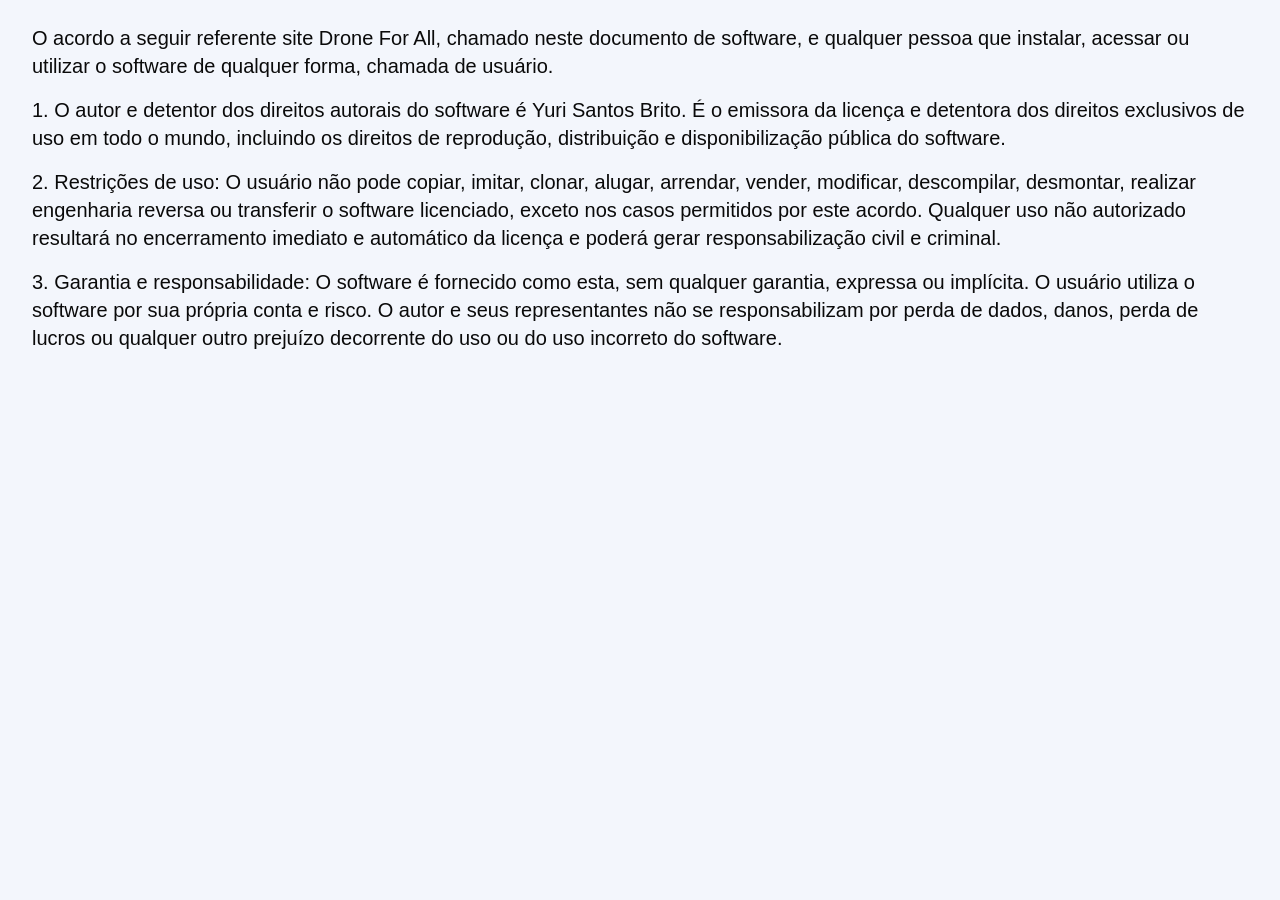
<file: pages/license.html>
<!DOCTYPE html>
<html lang="pt-br">

<head>
    <meta charset="UTF-8">
    <meta name="viewport" content="width=device-width, initial-scale=1.0">
    <meta name="author" content="Yuri Santos Brito">
    <meta name="description" content="Termos de Uso do site Drone For All">
    <meta name="keywords" content="Termos de Uso, EULA, Drone For All, Licença, Direitos Autorais">
    <link rel="shortcut icon" href="/images/balance.svg" type="image/x-icon">
    <link rel="stylesheet" href="../styles/license.css">
    <title>Termos de Uso</title>
</head>

<body>

    <p>O acordo a seguir referente site Drone For All, chamado neste documento de software, e qualquer pessoa que
        instalar, acessar ou utilizar o software de qualquer forma, chamada de usuário.</p>

    <p>1. O autor e detentor dos direitos autorais do software é Yuri Santos Brito. É o emissora da licença e detentora
        dos
        direitos exclusivos de uso em todo o mundo, incluindo os direitos de reprodução, distribuição e disponibilização
        pública do software.</p>

    <p>2. Restrições de uso: O usuário não pode copiar, imitar, clonar, alugar, arrendar, vender, modificar,
        descompilar,
        desmontar, realizar engenharia reversa ou transferir o software licenciado, exceto nos casos permitidos por este
        acordo. Qualquer uso não autorizado resultará no encerramento imediato e automático da licença e poderá gerar
        responsabilização civil e criminal.</p>

    <p>3. Garantia e responsabilidade: O software é fornecido como esta, sem qualquer garantia, expressa ou implícita. O
        usuário utiliza o software por sua própria conta e risco. O autor e seus representantes não se responsabilizam
        por
        perda de dados, danos, perda de lucros ou qualquer outro prejuízo decorrente do uso ou do uso incorreto do
        software.</p>

</body>

</html>
</file>
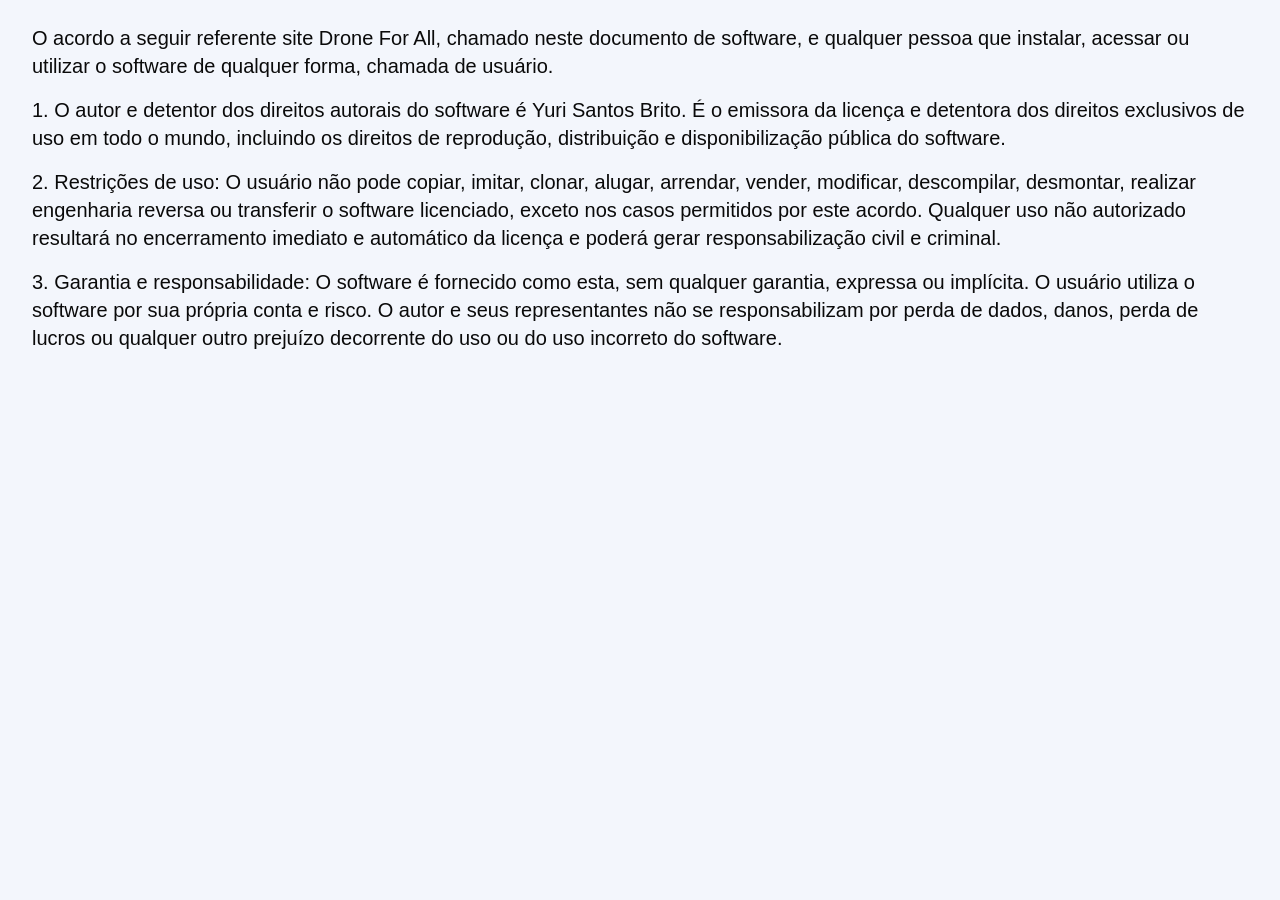
<file: interface/pages/license.html>
<!DOCTYPE html>
<html lang="pt-br">

<head>
    <meta charset="UTF-8">
    <meta name="viewport" content="width=device-width, initial-scale=1.0">
    <meta name="author" content="Yuri Santos Brito">
    <meta name="description" content="Termos de Uso do site Drone For All">
    <meta name="keywords" content="Termos de Uso, EULA, Drone For All, Licença, Direitos Autorais">
    <link rel="stylesheet" href="../styles/license.css">
    <title>Termos de Uso</title>
</head>

<body>

    <p>O acordo a seguir referente site Drone For All, chamado neste documento de software, e qualquer pessoa que
        instalar, acessar ou utilizar o software de qualquer forma, chamada de usuário.</p>

    <p>1. O autor e detentor dos direitos autorais do software é Yuri Santos Brito. É o emissora da licença e detentora
        dos
        direitos exclusivos de uso em todo o mundo, incluindo os direitos de reprodução, distribuição e disponibilização
        pública do software.</p>

    <p>2. Restrições de uso: O usuário não pode copiar, imitar, clonar, alugar, arrendar, vender, modificar,
        descompilar,
        desmontar, realizar engenharia reversa ou transferir o software licenciado, exceto nos casos permitidos por este
        acordo. Qualquer uso não autorizado resultará no encerramento imediato e automático da licença e poderá gerar
        responsabilização civil e criminal.</p>

    <p>3. Garantia e responsabilidade: O software é fornecido como esta, sem qualquer garantia, expressa ou implícita. O
        usuário utiliza o software por sua própria conta e risco. O autor e seus representantes não se responsabilizam
        por
        perda de dados, danos, perda de lucros ou qualquer outro prejuízo decorrente do uso ou do uso incorreto do
        software.</p>

</body>

</html>
</file>
<file: style.css>
* {
  margin: 0;
  padding: 0;
  box-sizing: border-box;
  text-decoration: none;
  list-style: none;
}

:root {
  --bg-primaria: hsl(213, 29%, 6%); /* Cor de fundo principal */
  --bg-secundario: hsl(213, 21%, 8%); /* Cor de fundo secundária */
  --primaria: hsl(200, 100%, 50%); /* Cor primária/ botões / destaques */
  --secundaria: hsl(195, 100%, 70%); /* Cor secundária / detalhes / ícones */
  --texto-principal: hsl(216, 33%, 97%); /* Textos principais */
  --texto-secundario: hsl(
    216,
    15%,
    80%
  ); /* Textos secundários / informações auxiliares */
  --card-bg: hsl(215, 21%, 11%)
}

body {
  max-width: 100vw;
  overflow-x: hidden;
}

header {
  width: 100%;
  height: 55px;
  background-color: rgba(11, 15, 20, 70%);
  display: flex;
  align-items: center;
  justify-content: space-between;
  padding: 0 50px;
  position: fixed;
  inset: 0;
  z-index: 9999999999999999;
  color: var(--primaria);

  h1 {
    font-family: 'Exo 2', sans-serif;
    width: auto;
  }

  nav ul {
    display: flex;
    flex-direction: row;
    gap: 20px;
  }

  nav ul li a {
    position: relative;
    color: hsl(195, 70%, 70%);
    font-family: 'Exo 2', sans-serif;
    font-size: 1.1rem;
  }

  nav ul li a::before {
    content: '';
    position: absolute;
    left: 0;
    bottom: 0;
    width: 0%;
    height: 1px;
    background-color: var(--secundaria);
    transition: width 0.3s ease-in-out;
  }

  nav ul li a:hover {
    color: var(--secundaria);
  }

  nav ul li a:hover::before {
    width: 100%;
  }

  #icons {
    display: flex;
    gap: 15px;
    width: auto;
  }

  #icons svg {
    width: 40px;
    height: 40px;
    cursor: pointer;
    transition: transform 0.3s ease-in-out;
  }

  #icons svg:hover {
    transform: translateY(-1px);
  }
}

main {
  #hero {
    width: 100%;
    height: 100dvh;
    background-image: url('images/hero-bg.webp');
    background-size: cover;
    background-repeat: no-repeat;
    display: grid;
    grid-template: 1fr / 1fr 2fr;

    #content-bg {
      width: 100%;
      height: 100%;
      position: relative;
      background-color: rgba(11, 15, 20, 0.3);
      backdrop-filter: blur(2px);
      -webkit-backdrop-filter: blur(2px);
      border-left: 1px solid #5f5c5d;
      z-index: 1;
    }

    #content {
      width: 100%;
      height: 100%;
      display: flex;
      flex-direction: column;
      justify-content: center;
      text-align: center;
      z-index: 2;

      h1 {
        font-size: 2rem;
        margin-bottom: 15px;
        font-family: 'Inter', sans-serif;
        color: var(--primaria);

        span {
          background: linear-gradient(
            135deg,
            rgba(245, 247, 250, 1) 0%,
            rgba(0, 170, 255, 1) 100%
          );
          background-clip: text;
          -webkit-background-clip: text;
          color: transparent;
          font-family: 'Exo 2', sans-serif;
          font-size: 4rem;
          line-height: 1px;
        }
      }

      p {
        font-size: 1.2rem;
        font-family: 'Inter', sans-serif;
        color: var(--texto-secundario);
        letter-spacing: 0.8px;
        font-size: medium;
        width: 70%;
        align-self: center;
      }
    }

    #buttons {
      display: flex;
      flex-direction: row;
      justify-content: center;
      margin-top: 20px;
      gap: 80px;
      transform: translateY(100%);

      #scan-btn {
        width: 300px;
        height: 50px;
        border: 1px solid var(--primaria);
        font-family: 'Inter', sans-serif;
        border-radius: 7.5px;
        display: flex;
        justify-content: center;
        align-items: center;
        cursor: pointer;
        -webkit-box-shadow: 0px 5px 20px 0px rgba(8, 224, 255, 0.4);
        box-shadow: 0px 5px 20px 0px rgba(8, 224, 255, 0.4);
        transition: all 0.2s ease;
        color: var(--primaria);
      }

      svg {
        width: 20px;
        height: 20px;
        transform: translateY(10%);
        margin-left: 0.05rem;
        transition: all 0.2s ease;
      }

      #scan-btn:hover {
        background-color: var(--primaria);
        color: var(--texto-principal);

        svg {
          fill: var(--texto-principal);
        }
      }

      #about-btn {
        width: 300px;
        height: 50px;
        border: 1px solid rgba(255, 255, 255, 0.15);
        font-family: 'Inter', sans-serif;
        border-radius: 7.5px;
        display: flex;
        justify-content: center;
        align-items: center;
        background-color: rgba(255, 255, 255, 0.05);
        backdrop-filter: blur(20px);
        -webkit-backdrop-filter: blur(20px);
        box-shadow:
          0 8px 32px rgba(0, 0, 0, 0.3),
          inset 0 1px 0 rgba(255, 255, 255, 0.1);
        position: relative;
        cursor: pointer;
        overflow: hidden;
        transition: 0.2s ease;
        color: var(--texto-secundario);
      }

      #about-btn:hover {
        transform: translateY(-2px);
      }

      #about-btn::before {
        content: '';
        position: absolute;
        top: 0;
        left: 0;
        right: 0;
        height: 2px;
        background: linear-gradient(
          90deg,
          transparent,
          rgba(255, 255, 255, 0.4),
          transparent
        );
      }

      #about-btn::after {
        content: '';
        position: absolute;
        top: -25%;
        left: -25%;
        width: 200%;
        height: 200%;
        background: linear-gradient(
          45deg,
          transparent 40%,
          rgba(255, 255, 255, 0.03) 50%,
          transparent 60%
        );
        animation: shimmer 5s ease-in-out infinite;
      }
    }
  }

  section {
    height: 100dvh;

  }

  #whatIs {
    background: var(--bg-primaria);
    display: flex;
    justify-content: center;
    align-items: center;

    #items {
      display: grid;
      grid-template: 1fr / 2fr 1fr;

      #text {
        display: flex;
        justify-content: center;
        flex-direction: column;

        h1 {
          font-family: 'Exo 2', sans-serif;
          font-size: 2.5rem;
          color: var(--texto-principal);
          padding-left: 10px;
          margin-bottom: 20px;
        }

        p {
          font-family: 'Inter', sans-serif;
          color: var(--texto-secundario);
          font-size: 1rem;
          padding-left: 10px;
          letter-spacing: 0.6px;
          line-height: 1.8;
          width: 85%;
        }
      }

      #imgs {
        position: relative;

        #camera {
          width: 25rem;
          height: 25rem;
          clip-path: circle();
          overflow: hidden;
          object-fit: cover;
        }

        #check-icon {
          position: absolute;
          width: 5rem;
          height: 5rem;
          left: 0;
          bottom: 0;
          fill: var(--secundaria);
        }
      }
    }
  }

  
  #objective {
    
    #flex {
      position: relative;
      display: flex;
      justify-content: center;
      align-items: center;
      flex-direction: column;
      height: 100%;
      padding-left: 30px;
      gap: 100px;
      background: var(--bg-secundario);
  
        #title {
          width: 90vw;

          p {
            color: var(--secundaria);
            font-family: "Inter", sans-serif;
            font-size: 0.8rem;
            letter-spacing: 1px;
            text-shadow: 0px 0px 10px rgba(102,217,255,0.9);
            margin-bottom: 5px;
          }

          h1 {
            font-family: "Exo 2", sans-serif;
            font-size: 2.3rem;
            color: var(--texto-principal);
          }
        }
    
        #cards {
          display: flex;
          flex-direction: row;
          width: 90vw;
          gap: 25px;

          .card {
            width: 50vw;
            height: 30dvh;
            border-left: 2px solid var(--fill);
            border-radius: 10px;
            background: var(--card-bg);
            padding: 5px;
            display: flex;
            flex-direction: column;
            justify-content: space-evenly;
            padding: 10px 20px;

            h1 {
              font-family: "Exo 2", sans-serif;
              font-size: 1.9rem;
              color: var(--texto-principal);
            }

            p {
              font-family: "Inter", sans-serif;
              font-size: 0.9rem;
              color: var(--texto-secundario);
            }
            
            svg {
              width: 2rem;
              height: 2rem;
              fill: var(--fill);
              
            }
          }
        }
    }
  }

  #aboutUs {
    background: var(--bg-primaria);
    display: flex;
    justify-content: center;
    align-items: center;
    flex-direction: row;

    #container {
      width: 50vw;
      height: 70%;
      display: flex;
      flex-direction: column;
      justify-content: center;
      align-items: center;

      #group {
        display: flex;
        flex-direction: column;
        justify-content: center;
        gap: 40px;
        height: 100%;

        .card {
          max-width: 40vw;
          max-height: 20dvh;
          display: flex;
          flex-direction: column;
          justify-content: center;
          padding: 15px;
          border-left: 2px solid transparent;
          transition: all 0.2s ease;

          h3 {
            font-family: "Exo 2", sans-serif;
            font-size: 1.2rem;
            color: var(--texto-principal);
            letter-spacing: 1px;
          }

          p {
            font-family: "Inter", sans-serif;
            font-size: 0.8rem;
            color: var(--texto-secundario);
            padding: 5px 0;

          }
        }

        .card:hover {
          border-color: var(--texto-principal);
          transform: translateY(-2px);

        }

        .card:nth-child(1), .card:nth-child(3) {
          width: 100%;
          background: var(--card-bg);
            
        }

        .card:nth-child(2) {
          width: 100%;
          height: 17dvh;
          background: var(--card-bg);
            
        }
      }
    }

    #content {
      width: 50vw;
      height: 70%;
      display: flex;
      justify-content: center;
      flex-direction: column;

      
      p {
        font-family: "Inter", sans-serif;
      }

      p.label {
        font-size: 0.8rem;
        color: var(--texto-secundario);
      }
      
      p#description {
        width: 90%;
        font-size: 1.1rem;
        color: var(--texto-secundario);
        letter-spacing: 0.6px;
        line-height: 1.6;
      }
      
        h1 {
          font-family: "Exo 2", sans-serif;
          font-size: 2.3rem;
          color: var(--texto-principal);
          margin: 5px 0 40px 0;
        }
    }
  }

  #monitoring {
    display: flex;
    justify-content: center;
    align-items: center;
    background: var(--bg-secundario);
    
    #grid {
      width: 90vw;
      display: grid;
      grid-template: 1fr / 2fr 1fr;
      gap: 20px;

      #box {      
        
        h2 {
          font-family: "Exo 2", sans-serif;
          font-size: 1.8rem;
          color: var(--texto-principal);
          margin-bottom: 2rem;
          letter-spacing: 0.15rem;

          address {
            font-style: normal;
            display: inline;
          }
        }

        img {
          width: 100%;
          border-radius: 5px;
        }
      }

      #card-box {
        display: flex;
        flex-direction: column;
        justify-content: center;
        gap: 20px;
        transform: translateY(5%);

        .card {
          width: 100%;
          height: 20dvh;
          background: var(--card-bg);
          border-radius: 5px;
          border-left: 2px solid transparent;
          padding: 10px;
          display: flex;
          flex-direction: column;
          justify-content: space-evenly;
          transition: all 0.2s ease;

          .label {
            font-family: "Exo 2", sans-serif;
            font-size: 1.5rem;
            color: var(--texto-principal);
            letter-spacing: 0.05rem;
          }

          .text {
            font-family: "Inter", sans-serif;
            font-size: 0.9rem;
            color: var(--texto-secundario);
            letter-spacing: 0.05rem;
          }
        }

        .card:hover {
          border-color: var(--primaria);
        }
      }
    }
  }
}

#termos[data-ativo="true"] {
  width: 100vw;
  height: 25dvh;
  background: var(--bg-primaria);
  display: flex;
  justify-content: space-evenly;
  align-items: center;
  position: fixed;
  left: 0;
  bottom: 0;
  z-index: 999999999999;
  h2 {
    color: var(--texto-principal);
    font-family: "Exo 2", sans-serif;
    letter-spacing: 0.6px;

    a {
      color: var(--primaria);
    }
  }

  #btns {
    display: flex;
    flex-direction: row;
    gap: 20px;

    button {
      width: 150px;
      height: 40px;
      border-radius: 5px;
      border: 1px solid var(--primaria);
      background-color: transparent;
      color: var(--primaria);
      font-family: "Inter", sans-serif;
      cursor: pointer;
      transition: all 0.2s ease;

      &:hover {
        background-color: var(--primaria);
        color: var(--texto-principal);
      }
    }
  }
}

#termos[data-ativo="false"] {
  display: none;
}

footer {
  height: 25dvh;
  background: #0B0B0B;
  padding: 10px;

  h3 {
    color: var(--primaria);
    font-size: 1.5rem;
    font-family: "Exo 2", sans-serif;
    margin: 10px;
  }

  p {
    color: var(--texto-secundario);
    font-family: "Inter", sans-serif;
    font-size: 0.8rem;
    letter-spacing: 0.6px;
    margin-bottom: 5px;
  }

  p:not(#copyright) {
    margin-bottom: 20px;
  }

  a {
    color: var(--primaria);
    font-family: "Inter", sans-serif;
    font-size: 0.8rem;
    letter-spacing: 0.6px;
  }
}

@keyframes shimmer {
  0% {
    transform: translateX(-100%) rotate(45deg);
  }
  100% {
    transform: translate(100%) rotate(45deg);
  }
}

/* ================================================================
   HAMBÚRGUER — oculto no desktop, visível no mobile
   ================================================================ */

#hamburger {
  display: none;
  flex-direction: column;
  justify-content: center;
  gap: 6px;
  background: none;
  border: none;
  cursor: pointer;
  padding: 8px;
}

#hamburger span {
  width: 24px;
  height: 2px;
  background-color: var(--primaria);
  display: block;
  transition: transform 0.3s ease, opacity 0.3s ease;
  transform-origin: center;
}

#hamburger[aria-expanded="true"] span:nth-child(1) {
  transform: translateY(8px) rotate(45deg);
}

#hamburger[aria-expanded="true"] span:nth-child(2) {
  opacity: 0;
  transform: scaleX(0);
}

#hamburger[aria-expanded="true"] span:nth-child(3) {
  transform: translateY(-8px) rotate(-45deg);
}


/* ================================================================
   TABLET — ≤ 1100px
   ================================================================ */

@media (max-width: 1100px) {

  header {
    padding: 0 25px;
  }

  header nav ul {
    gap: 12px;
  }

  header nav ul li a {
    font-size: 1rem;
  }

  main #hero {
    grid-template: 1fr / 0.7fr 2fr;
  }

  main #hero #content h1 {
    font-size: 1.6rem;
  }

  main #hero #content h1 span {
    font-size: 3rem;
  }

  main #hero #buttons {
    gap: 30px;
  }

  main #hero #buttons #scan-btn,
  main #hero #buttons #about-btn {
    width: 220px;
  }

  main #whatIs #items {
    grid-template: 1fr / 1.5fr 1fr;
  }

  main #whatIs #items #text h1 {
    font-size: 2rem;
  }

  main #whatIs #items #imgs #camera {
    width: 20rem;
    height: 20rem;
  }

  main #objective #flex #cards .card h1 {
    font-size: 1.5rem;
  }

  main #objective #flex #cards .card {
    padding: 10px 15px;
  }

  main #monitoring #grid {
    gap: 15px;
  }
}


/* ================================================================
   MOBILE — ≤ 768px
   ================================================================ */

@media (max-width: 768px) {

  /* ── Header ──────────────────────────────────────────────────── */

  header {
    padding: 0 20px;
  }

  header h1 {
    font-size: 1.2rem;
  }

  /* Nav vira dropdown */
  header nav {
    position: absolute;
    top: 55px;
    left: 0;
    width: 100%;
    background: rgba(11, 15, 20, 0.97);
    backdrop-filter: blur(12px);
    -webkit-backdrop-filter: blur(12px);
    max-height: 0;
    overflow: hidden;
    transition: max-height 0.35s ease, padding 0.35s ease;
    padding: 0;
    border-bottom: 1px solid transparent;
  }

  header nav.open {
    max-height: 300px;
    padding: 20px 0;
    border-color: rgba(0, 170, 255, 0.15);
  }

  header nav ul {
    flex-direction: column;
    align-items: center;
    gap: 18px;
  }

  header nav ul li a {
    font-size: 1.1rem;
  }

  #hamburger {
    display: flex;
  }

  /* ── Hero ────────────────────────────────────────────────────── */

  main #hero {
    grid-template: 1fr / 1fr;
  }

  main #hero #threeD {
    display: none;
  }

  main #hero #content-bg {
    border-left: none;
  }

  main #hero #content h1 {
    font-size: 1.4rem;
    padding: 0 20px;
  }

  main #hero #content h1 span {
    font-size: 2.5rem;
    line-height: 1.2;
  }

  main #hero #content p {
    font-size: 0.9rem;
    width: 88%;
  }

  main #hero #buttons {
    flex-direction: column;
    align-items: center;
    gap: 15px;
    transform: none;
  }

  main #hero #buttons #scan-btn,
  main #hero #buttons #about-btn {
    width: 75vw;
    max-width: 300px;
  }

  /* ── Seções: altura flexível ─────────────────────────────────── */

  main section {
    height: auto;
    min-height: 50dvh;
  }

  /* ── What Is ─────────────────────────────────────────────────── */

  main #whatIs {
    padding: 80px 20px 50px;
    align-items: flex-start;
  }

  main #whatIs #items {
    grid-template: auto auto / 1fr;
    gap: 40px;
  }

  main #whatIs #items #text h1 {
    font-size: 1.8rem;
  }

  main #whatIs #items #text p {
    width: 100%;
  }

  main #whatIs #items #imgs {
    display: flex;
    justify-content: center;
  }

  main #whatIs #items #imgs #camera {
    width: 65vw;
    height: 65vw;
    max-width: 260px;
    max-height: 260px;
  }

  /* Ícone de check se reposiciona para não sair da tela */
  main #whatIs #items #imgs #check-icon {
    width: 3.5rem;
    height: 3.5rem;
  }

  /* ── Objective ───────────────────────────────────────────────── */

  main #objective #flex {
    height: auto;
    padding: 80px 20px 50px;
    gap: 40px;
  }

  main #objective #flex #title h1 {
    font-size: 1.8rem;
  }

  main #objective #flex #cards {
    flex-direction: column;
    width: 100%;
    gap: 16px;
  }

  main #objective #flex #cards .card {
    width: 100%;
    height: auto;
    min-height: 130px;
  }

  /* ── About Us ────────────────────────────────────────────────── */

  main #aboutUs {
    flex-direction: column;
    padding: 80px 20px 50px;
    gap: 40px;
  }

  main #aboutUs #container {
    width: 100%;
    height: auto;
  }

  main #aboutUs #container #group {
    height: auto;
    gap: 20px;
  }

  main #aboutUs #container #group .card {
    max-width: 100%;
    max-height: none;
    height: auto;
  }

  main #aboutUs #container #group .card:nth-child(2) {
    height: auto;
    min-height: 80px;
  }

  main #aboutUs #content {
    width: 100%;
    height: auto;
  }

  main #aboutUs #content h1 {
    font-size: 1.8rem;
    margin: 5px 0 20px 0;
  }

  main #aboutUs #content p#description {
    width: 100%;
    font-size: 1rem;
  }

  /* ── Monitoring ──────────────────────────────────────────────── */

  main #monitoring {
    padding: 80px 20px 50px;
    align-items: flex-start;
  }

  main #monitoring #grid {
    width: 100%;
    grid-template: auto auto / 1fr;
    gap: 30px;
  }

  main #monitoring #grid #box h2 {
    font-size: 1.3rem;
    margin-bottom: 1.2rem;
  }

  main #monitoring #grid #card-box {
    transform: none;
  }

  main #monitoring #grid #card-box .card {
    height: auto;
    min-height: 80px;
    padding: 15px;
  }

  /* ── Banner de termos ────────────────────────────────────────── */

  #termos[data-ativo="true"] {
    flex-direction: column;
    height: auto;
    padding: 20px;
    gap: 12px;
    text-align: center;
  }

  #termos[data-ativo="true"] h2 {
    font-size: 1rem;
  }

  /* ── Footer ──────────────────────────────────────────────────── */

  footer {
    height: auto;
    padding: 20px;
  }
}


/* ================================================================
   MOBILE PEQUENO — ≤ 480px
   ================================================================ */

@media (max-width: 480px) {

  header h1 {
    font-size: 1rem;
  }

  main #hero #content h1 {
    font-size: 1.1rem;
  }

  main #hero #content h1 span {
    font-size: 2rem;
  }

  main #hero #content p {
    font-size: 0.85rem;
    width: 92%;
  }

  main #hero #buttons #scan-btn,
  main #hero #buttons #about-btn {
    width: 85vw;
  }

  main #whatIs #items #text h1 {
    font-size: 1.5rem;
  }

  main #objective #flex #title h1 {
    font-size: 1.5rem;
  }

  main #aboutUs #content h1 {
    font-size: 1.5rem;
  }

  main #monitoring #grid #box h2 {
    font-size: 1.1rem;
  }

  footer h3 {
    font-size: 1.2rem;
  }
}
</file>
<file: interface/style.css>
* {
  margin: 0;
  padding: 0;
  box-sizing: border-box;
  text-decoration: none;
  list-style: none;
}

:root {
  --bg-primaria: hsl(213, 29%, 6%); /* Cor de fundo principal */
  --bg-secundario: hsl(213, 21%, 8%); /* Cor de fundo secundária */
  --primaria: hsl(200, 100%, 50%); /* Cor primária/ botões / destaques */
  --secundaria: hsl(195, 100%, 70%); /* Cor secundária / detalhes / ícones */
  --texto-principal: hsl(216, 33%, 97%); /* Textos principais */
  --texto-secundario: hsl(
    216,
    15%,
    80%
  ); /* Textos secundários / informações auxiliares */
  --card-bg: hsl(215, 21%, 11%)
}

body {
  max-width: 100vw;
  overflow-x: hidden;
}

header {
  width: 100%;
  height: 55px;
  background-color: rgba(11, 15, 20, 70%);
  display: flex;
  align-items: center;
  justify-content: space-between;
  padding: 0 50px;
  position: fixed;
  inset: 0;
  z-index: 9999999999999999;
  color: var(--primaria);

  h1 {
    font-family: 'Exo 2', sans-serif;
    width: auto;
    cursor: pointer;
  }

  nav ul {
    display: flex;
    flex-direction: row;
    gap: 20px;
  }

  nav ul li a {
    position: relative;
    color: hsl(195, 70%, 70%);
    font-family: 'Exo 2', sans-serif;
    font-size: 1.1rem;
  }

  nav ul li a::before {
    content: '';
    position: absolute;
    left: 0;
    bottom: 0;
    width: 0%;
    height: 1px;
    background-color: var(--secundaria);
    transition: width 0.3s ease-in-out;
  }

  nav ul li a:hover {
    color: var(--secundaria);
  }

  nav ul li a:hover::before {
    width: 100%;
  }

  #icons {
    display: flex;
    gap: 15px;
    width: auto;
  }

  #icons svg {
    width: 40px;
    height: 40px;
    cursor: pointer;
    transition: transform 0.3s ease-in-out;
  }

  #icons svg:hover {
    transform: translateY(-1px);
  }
}

main {
  #hero {
    width: 100%;
    height: 100dvh;
    background-image: url('images/hero-bg.webp');
    background-size: cover;
    background-repeat: no-repeat;
    display: grid;
    grid-template: 1fr / 1fr 2fr;

    #content-bg {
      width: 100%;
      height: 100%;
      position: relative;
      background-color: rgba(11, 15, 20, 0.3);
      backdrop-filter: blur(2px);
      -webkit-backdrop-filter: blur(2px);
      border-left: 1px solid #5f5c5d;
      z-index: 1;
    }

    #content {
      width: 100%;
      height: 100%;
      display: flex;
      flex-direction: column;
      justify-content: center;
      text-align: center;
      z-index: 2;

      h1 {
        font-size: 2rem;
        margin-bottom: 15px;
        font-family: 'Inter', sans-serif;
        color: var(--primaria);

        span {
          background: linear-gradient(
            135deg,
            rgba(245, 247, 250, 1) 0%,
            rgba(0, 170, 255, 1) 100%
          );
          background-clip: text;
          -webkit-background-clip: text;
          color: transparent;
          font-family: 'Exo 2', sans-serif;
          font-size: 4rem;
          line-height: 1px;
        }
      }

      p {
        font-size: 1.2rem;
        font-family: 'Inter', sans-serif;
        color: var(--texto-secundario);
        letter-spacing: 0.8px;
        font-size: medium;
        width: 70%;
        align-self: center;
      }
    }

    #buttons {
      display: flex;
      flex-direction: row;
      justify-content: center;
      margin-top: 20px;
      gap: 80px;
      transform: translateY(100%);

      #scan-btn {
        width: 300px;
        height: 50px;
        border: 1px solid var(--primaria);
        font-family: 'Inter', sans-serif;
        border-radius: 7.5px;
        display: flex;
        justify-content: center;
        align-items: center;
        cursor: pointer;
        -webkit-box-shadow: 0px 5px 20px 0px rgba(8, 224, 255, 0.4);
        box-shadow: 0px 5px 20px 0px rgba(8, 224, 255, 0.4);
        transition: all 0.2s ease;
        color: var(--primaria);
      }

      svg {
        width: 20px;
        height: 20px;
        transform: translateY(10%);
        margin-left: 0.05rem;
        transition: all 0.2s ease;
      }

      #scan-btn:hover {
        background-color: var(--primaria);
        color: var(--texto-principal);

        svg {
          fill: var(--texto-principal);
        }
      }

      #about-btn {
        width: 300px;
        height: 50px;
        border: 1px solid rgba(255, 255, 255, 0.15);
        font-family: 'Inter', sans-serif;
        border-radius: 7.5px;
        display: flex;
        justify-content: center;
        align-items: center;
        background-color: rgba(255, 255, 255, 0.05);
        backdrop-filter: blur(20px);
        -webkit-backdrop-filter: blur(20px);
        box-shadow:
          0 8px 32px rgba(0, 0, 0, 0.3),
          inset 0 1px 0 rgba(255, 255, 255, 0.1);
        position: relative;
        cursor: pointer;
        overflow: hidden;
        transition: 0.2s ease;
        color: var(--texto-secundario);
      }

      #about-btn:hover {
        transform: translateY(-2px);
      }

      #about-btn::before {
        content: '';
        position: absolute;
        top: 0;
        left: 0;
        right: 0;
        height: 2px;
        background: linear-gradient(
          90deg,
          transparent,
          rgba(255, 255, 255, 0.4),
          transparent
        );
      }

      #about-btn::after {
        content: '';
        position: absolute;
        top: -25%;
        left: -25%;
        width: 200%;
        height: 200%;
        background: linear-gradient(
          45deg,
          transparent 40%,
          rgba(255, 255, 255, 0.03) 50%,
          transparent 60%
        );
        animation: shimmer 5s ease-in-out infinite;
      }
    }
  }

  section {
    height: 100dvh;

  }

  #whatIs {
    background: var(--bg-primaria);
    display: flex;
    justify-content: center;
    align-items: center;

    #items {
      display: grid;
      grid-template: 1fr / 2fr 1fr;

      #text {
        display: flex;
        justify-content: center;
        flex-direction: column;

        h1 {
          font-family: 'Exo 2', sans-serif;
          font-size: 2.5rem;
          color: var(--texto-principal);
          padding-left: 10px;
          margin-bottom: 20px;
        }

        p {
          font-family: 'Inter', sans-serif;
          color: var(--texto-secundario);
          font-size: 1rem;
          padding-left: 10px;
          letter-spacing: 0.6px;
          line-height: 1.8;
          width: 85%;
        }
      }

      #imgs {
        position: relative;

        #camera {
          width: 25rem;
          height: 25rem;
          clip-path: circle();
          overflow: hidden;
          object-fit: cover;
        }

        #check-icon {
          position: absolute;
          width: 5rem;
          height: 5rem;
          left: 0;
          bottom: 0;
          fill: var(--secundaria);
        }
      }
    }
  }

  
  #objective {
    
    #flex {
      position: relative;
      display: flex;
      justify-content: center;
      align-items: center;
      flex-direction: column;
      height: 100%;
      padding-left: 30px;
      gap: 100px;
      background: var(--bg-secundario);
  
        #title {
          width: 90vw;

          p {
            color: var(--secundaria);
            font-family: "Inter", sans-serif;
            font-size: 0.8rem;
            letter-spacing: 1px;
            text-shadow: 0px 0px 10px rgba(102,217,255,0.9);
            margin-bottom: 5px;
          }

          h1 {
            font-family: "Exo 2", sans-serif;
            font-size: 2.3rem;
            color: var(--texto-principal);
          }
        }
    
        #cards {
          display: flex;
          flex-direction: row;
          width: 90vw;
          gap: 25px;

          .card {
            width: 50vw;
            height: 30dvh;
            border-left: 2px solid var(--fill);
            border-radius: 10px;
            background: var(--card-bg);
            padding: 5px;
            display: flex;
            flex-direction: column;
            justify-content: space-evenly;
            padding: 10px 20px;

            h1 {
              font-family: "Exo 2", sans-serif;
              font-size: 1.9rem;
              color: var(--texto-principal);
            }

            p {
              font-family: "Inter", sans-serif;
              font-size: 0.9rem;
              color: var(--texto-secundario);
            }
            
            svg {
              width: 2rem;
              height: 2rem;
              fill: var(--fill);
              
            }
          }
        }
    }
  }

  #aboutUs {
    background: var(--bg-primaria);
    display: flex;
    justify-content: center;
    align-items: center;
    flex-direction: row;

    #container {
      width: 50vw;
      height: 70%;
      display: flex;
      flex-direction: column;
      justify-content: center;
      align-items: center;

      #group {
        display: flex;
        flex-direction: column;
        justify-content: center;
        gap: 40px;
        height: 100%;

        .card {
          max-width: 40vw;
          max-height: 20dvh;
          display: flex;
          flex-direction: column;
          justify-content: center;
          padding: 15px;
          border-left: 2px solid transparent;
          transition: all 0.2s ease;

          h3 {
            font-family: "Exo 2", sans-serif;
            font-size: 1.2rem;
            color: var(--texto-principal);
            letter-spacing: 1px;
          }

          p {
            font-family: "Inter", sans-serif;
            font-size: 0.8rem;
            color: var(--texto-secundario);
            padding: 5px 0;

          }
        }

        .card:hover {
          border-color: var(--texto-principal);
          transform: translateY(-2px);

        }

        .card:nth-child(1), .card:nth-child(3) {
          width: 100%;
          background: var(--card-bg);
            
        }

        .card:nth-child(2) {
          width: 100%;
          height: 17dvh;
          background: var(--card-bg);
            
        }
      }
    }

    #content {
      width: 50vw;
      height: 70%;
      display: flex;
      justify-content: center;
      flex-direction: column;

      
      p {
        font-family: "Inter", sans-serif;
      }

      p.label {
        font-size: 0.8rem;
        color: var(--texto-secundario);
      }
      
      p#description {
        width: 90%;
        font-size: 1.1rem;
        color: var(--texto-secundario);
        letter-spacing: 0.6px;
        line-height: 1.6;
      }
      
        h1 {
          font-family: "Exo 2", sans-serif;
          font-size: 2.3rem;
          color: var(--texto-principal);
          margin: 5px 0 40px 0;
        }
    }
  }

  #monitoring {
    display: flex;
    justify-content: center;
    align-items: center;
    background: var(--bg-secundario);
    
    #grid {
      width: 90vw;
      display: grid;
      grid-template: 1fr / 2fr 1fr;
      gap: 20px;

      #box {      
        
        h2 {
          font-family: "Exo 2", sans-serif;
          font-size: 1.8rem;
          color: var(--texto-principal);
          margin-bottom: 2rem;
          letter-spacing: 0.15rem;

          address {
            font-style: normal;
            display: inline;
          }
        }

        img {
          width: 100%;
          border-radius: 5px;
        }
      }

      #card-box {
        display: flex;
        flex-direction: column;
        justify-content: center;
        gap: 20px;
        transform: translateY(5%);

        .card {
          width: 100%;
          height: 20dvh;
          background: var(--card-bg);
          border-radius: 5px;
          border-left: 2px solid transparent;
          padding: 10px;
          display: flex;
          flex-direction: column;
          justify-content: space-evenly;
          transition: all 0.2s ease;

          .label {
            font-family: "Exo 2", sans-serif;
            font-size: 1.5rem;
            color: var(--texto-principal);
            letter-spacing: 0.05rem;
          }

          .text {
            font-family: "Inter", sans-serif;
            font-size: 0.9rem;
            color: var(--texto-secundario);
            letter-spacing: 0.05rem;
          }
        }

        .card:hover {
          border-color: var(--primaria);
        }
      }
    }
  }
}

#termos[data-ativo="true"] {
  width: 100vw;
  height: 25dvh;
  background: var(--bg-primaria);
  display: flex;
  justify-content: space-evenly;
  align-items: center;
  position: fixed;
  left: 0;
  bottom: 0;
  z-index: 999999999999;
  h2 {
    color: var(--texto-principal);
    font-family: "Exo 2", sans-serif;
    letter-spacing: 0.6px;

    a {
      color: var(--primaria);
    }
  }

  #btns {
    display: flex;
    flex-direction: row;
    gap: 20px;

    button {
      width: 150px;
      height: 40px;
      border-radius: 5px;
      border: 1px solid var(--primaria);
      background-color: transparent;
      color: var(--primaria);
      font-family: "Inter", sans-serif;
      cursor: pointer;
      transition: all 0.2s ease;

      &:hover {
        background-color: var(--primaria);
        color: var(--texto-principal);
      }
    }
  }
}

#termos[data-ativo="false"] {
  display: none;
}

footer {
  height: 25dvh;
  background: #0B0B0B;
  padding: 10px;

  h3 {
    color: var(--primaria);
    font-size: 1.5rem;
    font-family: "Exo 2", sans-serif;
    margin: 10px;
  }

  p {
    color: var(--texto-secundario);
    font-family: "Inter", sans-serif;
    font-size: 0.8rem;
    letter-spacing: 0.6px;
    margin-bottom: 5px;
  }

  p:not(#copyright) {
    margin-bottom: 20px;
  }

  a {
    color: var(--primaria);
    font-family: "Inter", sans-serif;
    font-size: 0.8rem;
    letter-spacing: 0.6px;
  }
}

@keyframes shimmer {
  0% {
    transform: translateX(-100%) rotate(45deg);
  }
  100% {
    transform: translate(100%) rotate(45deg);
  }
}
</file>
<file: styles/license.css>
* {
    margin: 0;
    padding: 0;
    box-sizing: border-box;
}

body {
    max-width: 100vw;
    min-height: calc(100vh - 48px);
    display: flex;
    align-items: center;
    flex-direction: column;
    margin: 1.5rem;
    background: hsl(216, 63%, 97%);
}

p {
    max-width: 95vw;
    font-size: 1.25rem;
    font-family: sans-serif;
    margin-bottom: 1rem;
    line-height: 1.4;
    color: hsl(0, 0%, 4%);
}

/* ================================================================
   MOBILE — ≤ 480px
   ================================================================ */

@media (max-width: 480px) {
  body {
    margin: 1rem;
  }

  p {
    font-size: 1rem;
  }
}
</file>
<file: interface/styles/license.css>
* {
    margin: 0;
    padding: 0;
    box-sizing: border-box;
}

body {
    max-width: 100vw;
    min-height: calc(100vh - 48px);
    display: flex;
    align-items: center;
    flex-direction: column;
    margin: 1.5rem;
    background: hsl(216, 63%, 97%);
}

p {
    max-width: 95vw;
    font-size: 1.25rem;
    font-family: sans-serif;
    margin-bottom: 1rem;
    line-height: 1.4;
    color: hsl(0, 0%, 4%);
}
</file>
